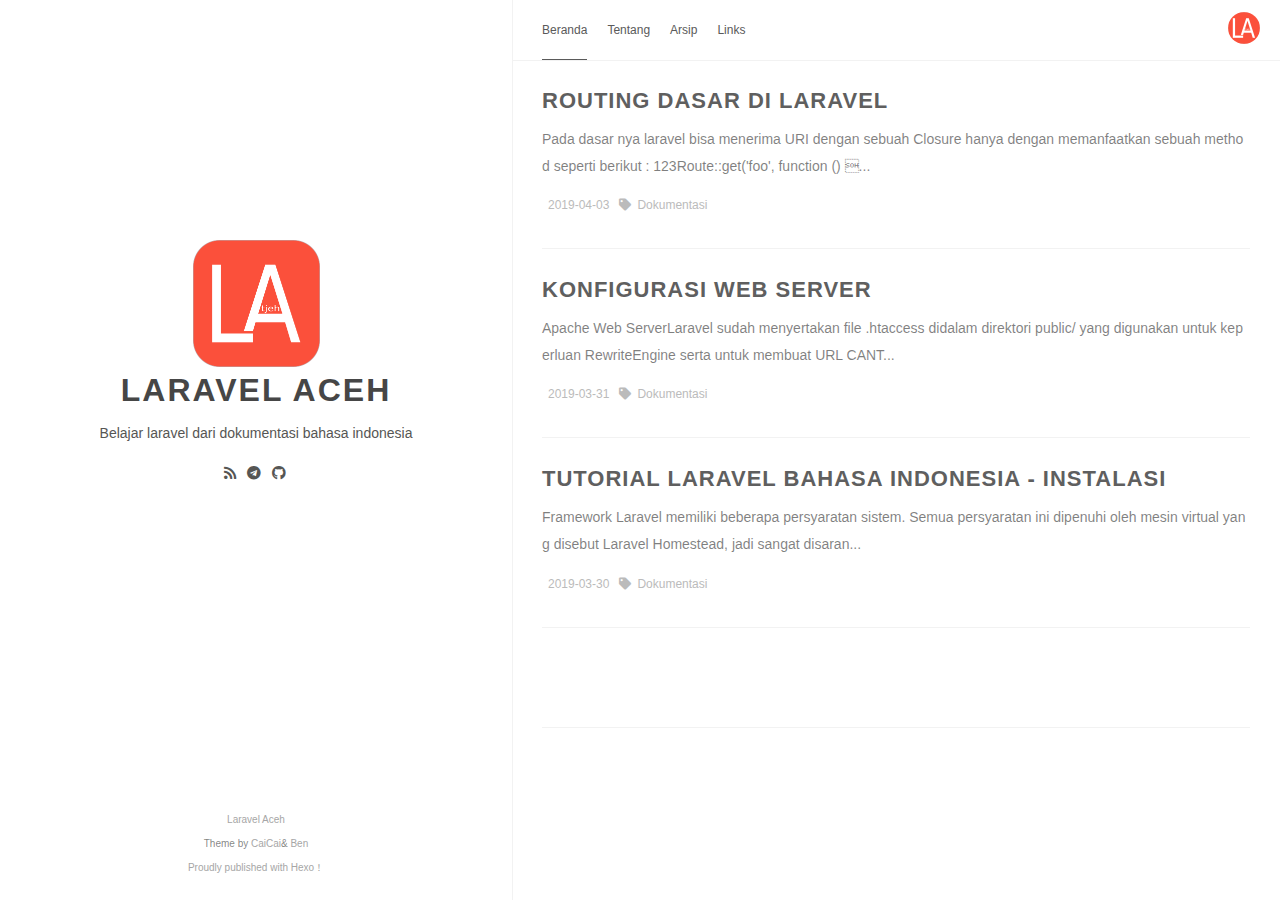
<file: index.html>
<!DOCTYPE html><html lang="id-ID"><head><meta name="generator" content="Hexo 3.8.0"><meta charset="utf-8"><meta name="X-UA-Compatible" content="IE=edge"><meta name="author" content="Yudi Andela, (yudhi.andhela@gmail.com)"><title>Laravel Aceh</title><meta name="description" content="Dokumentasi dan Tutorial Laravel Bahasa Indonesia"><meta name="keywords" content="Laravel Bahasa Indonesia, Blog Laravel Bahasa Indonesia"><meta property="og:title" content="Laravel Aceh"><meta property="og:type" content="website"><meta property="og:url" content="http://laravel-aceh.github.io"><meta property="og:image" content="http://laravel-aceh.github.io/images/logo@2x.png"><meta property="og:description" content="Dokumentasi dan Tutorial Laravel Bahasa Indonesia"><meta content="width=device-width, initial-scale=1.0, maximum-scale=1.0, user-scalable=0" name="viewport"><meta content="yes" name="apple-mobile-web-app-capable"><meta content="black" name="apple-mobile-web-app-status-bar-style"><meta content="telephone=no" name="format-detection"><meta name="renderer" content="webkit"><link rel="short icon" href="/images/favicon.png" type="image/x-icon"><link rel="stylesheet" href="/css/style.css"><link rel="stylesheet" href="/css/blog_basic.css"><link rel="stylesheet" href="/font-awesome/css/all.min.css"><link rel="alternate" type="application/atom+xml" title="ATOM 1.0" href="/atom.xml"></head><body><div class="sidebar animated fadeInDown"><div class="logo-title"><div class="title"><img src="/images/logo@2x.png" style="width:127px;"><h3 title><a href="/">Laravel Aceh</a></h3><div class="description"><p>Belajar laravel dari dokumentasi bahasa indonesia</p></div></div></div><ul class="social-links"><li><a href="/atom.xml"><i class="fa fa-rss"></i></a></li><li><a href="https://t.me/laravelaceh" target="_blank"><i class="fab fa-telegram"></i></a></li><li><a href="https://github.com/laravel-aceh/LaravelAceh-Site" target="_blank"><i class="fab fa-github"></i></a></li></ul><div class="footer"><a target="_blank" href="/">Laravel Aceh</a><br><span>Theme by</span><a href="https://www.caicai.me"> CaiCai</a><span>&</span><a href="https://github.com/Ben02/hexo-theme-Anatole"> Ben</a><div class="by_farbox"><a href="https://hexo.io/zh-cn/" target="_blank">Proudly published with Hexo&#65281;</a></div></div></div><div class="main"><div class="page-top animated fadeInDown"><div class="nav"><li><a class="current" href="/">Beranda</a></li><li><a href="/about">Tentang</a></li><li><a href="/archives">Arsip</a></li><li><a href="/links">Links</a></li></div><div class="information"><div class="back_btn"><li><a class="fa fa-chevron-left" onclick="window.history.go(-1)" style="display:none;"> </a></li></div><div class="avatar"><img src="/images/favicon.png"></div></div></div><div class="autopagerize_page_element"><div class="content"><div class="post animated fadeInDown"><div class="post-title"><h3><a href="/2019/04/03/routing-dasar-di-laravel/">ROUTING DASAR DI LARAVEL</a></h3></div><div class="post-content"><p>Pada dasar nya laravel bisa menerima URI dengan sebuah Closure hanya dengan memanfaatkan sebuah method seperti berikut :
123Route::get('foo', function () &#1...</p></div><div class="post-footer"><div class="meta"><div class="info"><i class="fa fa-sun-o"></i><span class="date">2019-04-03</span><i class="fa fa-tag"></i><a class="tag" href="/tags/Dokumentasi/" title="Dokumentasi">Dokumentasi </a></div></div></div></div><div class="post animated fadeInDown"><div class="post-title"><h3><a href="/2019/03/31/konfigurasi-web-server/">KONFIGURASI WEB SERVER</a></h3></div><div class="post-content"><p>Apache Web ServerLaravel sudah menyertakan file .htaccess didalam direktori public/ yang digunakan untuk keperluan RewriteEngine serta untuk membuat URL CANT...</p></div><div class="post-footer"><div class="meta"><div class="info"><i class="fa fa-sun-o"></i><span class="date">2019-03-31</span><i class="fa fa-tag"></i><a class="tag" href="/tags/Dokumentasi/" title="Dokumentasi">Dokumentasi </a></div></div></div></div><div class="post animated fadeInDown"><div class="post-title"><h3><a href="/2019/03/30/tutorial-laravel-bahasa-indonesia-instalasi/">TUTORIAL LARAVEL BAHASA INDONESIA - INSTALASI</a></h3></div><div class="post-content"><p>Framework Laravel memiliki beberapa persyaratan sistem. Semua persyaratan ini dipenuhi oleh mesin virtual yang disebut Laravel Homestead, jadi sangat disaran...</p></div><div class="post-footer"><div class="meta"><div class="info"><i class="fa fa-sun-o"></i><span class="date">2019-03-30</span><i class="fa fa-tag"></i><a class="tag" href="/tags/Dokumentasi/" title="Dokumentasi">Dokumentasi </a></div></div></div></div><div class="pagination"><ul class="clearfix"></ul></div></div></div></div><script src="/js/jquery.js"></script><script src="/js/jquery-migrate-1.2.1.min.js"></script><script src="/js/jquery.appear.js"></script><script src="/js/social.share.js"></script></body></html>
</file>
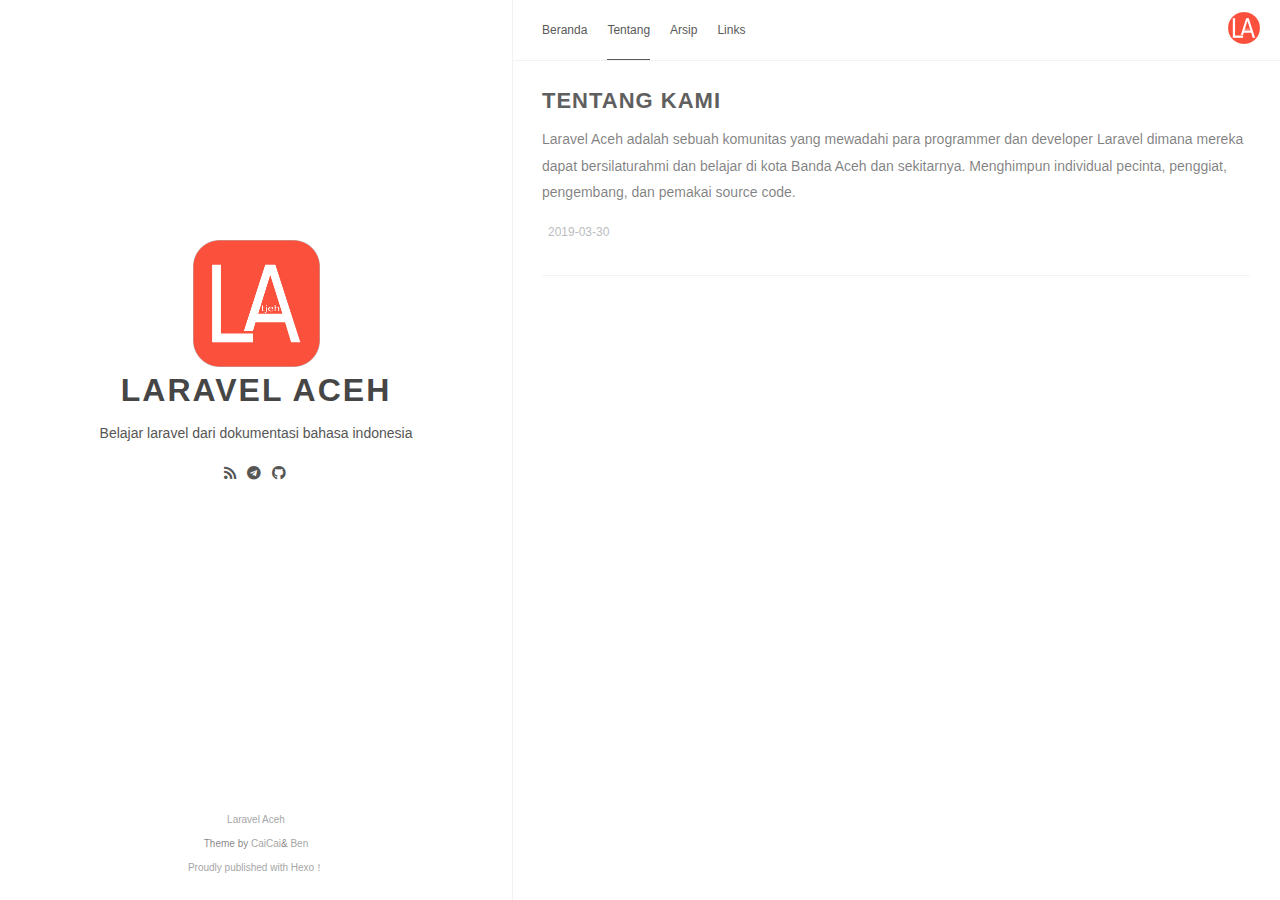
<file: about/index.html>
<!DOCTYPE html><html lang="id-ID"><head><meta name="generator" content="Hexo 3.8.0"><meta charset="utf-8"><meta name="X-UA-Compatible" content="IE=edge"><meta name="author" content="Yudi Andela, (yudhi.andhela@gmail.com)"><title>Tentang Kami · Laravel Aceh</title><meta name="description" content="Tentang Kami - Laravel Aceh"><meta name="keywords" content="laravel-dasar, tutorial-laravel-bahasa-indonesia, laravel-aceh"><meta property="og:title" content="Tentang Kami"><meta property="og:type" content="website"><meta property="og:url" content="http://laravel-aceh.github.io/about/index.html"><meta property="og:image" content="http://laravel-aceh.github.io/images/logo@2x.png"><meta property="og:description" content="Tentang Kami - Laravel Aceh"><meta content="width=device-width, initial-scale=1.0, maximum-scale=1.0, user-scalable=0" name="viewport"><meta content="yes" name="apple-mobile-web-app-capable"><meta content="black" name="apple-mobile-web-app-status-bar-style"><meta content="telephone=no" name="format-detection"><meta name="renderer" content="webkit"><link rel="short icon" href="/images/favicon.png" type="image/x-icon"><link rel="stylesheet" href="/css/style.css"><link rel="stylesheet" href="/css/blog_basic.css"><link rel="stylesheet" href="/font-awesome/css/all.min.css"><link rel="alternate" type="application/atom+xml" title="ATOM 1.0" href="/atom.xml"></head><body><div class="sidebar animated fadeInDown"><div class="logo-title"><div class="title"><img src="/images/logo@2x.png" style="width:127px;"><h3 title><a href="/">Laravel Aceh</a></h3><div class="description"><p>Belajar laravel dari dokumentasi bahasa indonesia</p></div></div></div><ul class="social-links"><li><a href="/atom.xml"><i class="fa fa-rss"></i></a></li><li><a href="https://t.me/laravelaceh" target="_blank"><i class="fab fa-telegram"></i></a></li><li><a href="https://github.com/laravel-aceh/LaravelAceh-Site" target="_blank"><i class="fab fa-github"></i></a></li></ul><div class="footer"><a target="_blank" href="/">Laravel Aceh</a><br><span>Theme by</span><a href="https://www.caicai.me"> CaiCai</a><span>&</span><a href="https://github.com/Ben02/hexo-theme-Anatole"> Ben</a><div class="by_farbox"><a href="https://hexo.io/zh-cn/" target="_blank">Proudly published with Hexo&#65281;</a></div></div></div><div class="main"><div class="page-top animated fadeInDown"><div class="nav"><li><a href="/">Beranda</a></li><li><a class="current" href="/about">Tentang</a></li><li><a href="/archives">Arsip</a></li><li><a href="/links">Links</a></li></div><div class="information"><div class="back_btn"><li><a class="fa fa-chevron-left" onclick="window.history.go(-1)" style="display:none;"> </a></li></div><div class="avatar"><img src="/images/favicon.png"></div></div></div><div class="autopagerize_page_element"><div class="content"><div class="post-page"><div class="post animated fadeInDown"><div class="post-title"><h3><a>Tentang Kami</a></h3></div><div class="post-content"><p>Laravel Aceh adalah sebuah komunitas yang mewadahi para programmer dan developer Laravel dimana mereka dapat bersilaturahmi dan belajar di kota Banda Aceh dan sekitarnya. Menghimpun individual pecinta, penggiat, pengembang, dan pemakai source code.</p>
</div><div class="post-footer"><div class="meta"><div class="info"><i class="fa fa-sun-o"></i><span class="date">2019-03-30</span></div></div></div></div></div></div></div></div><script src="/js/jquery.js"></script><script src="/js/jquery-migrate-1.2.1.min.js"></script><script src="/js/jquery.appear.js"></script><script src="/js/social.share.js"></script></body></html>
</file>
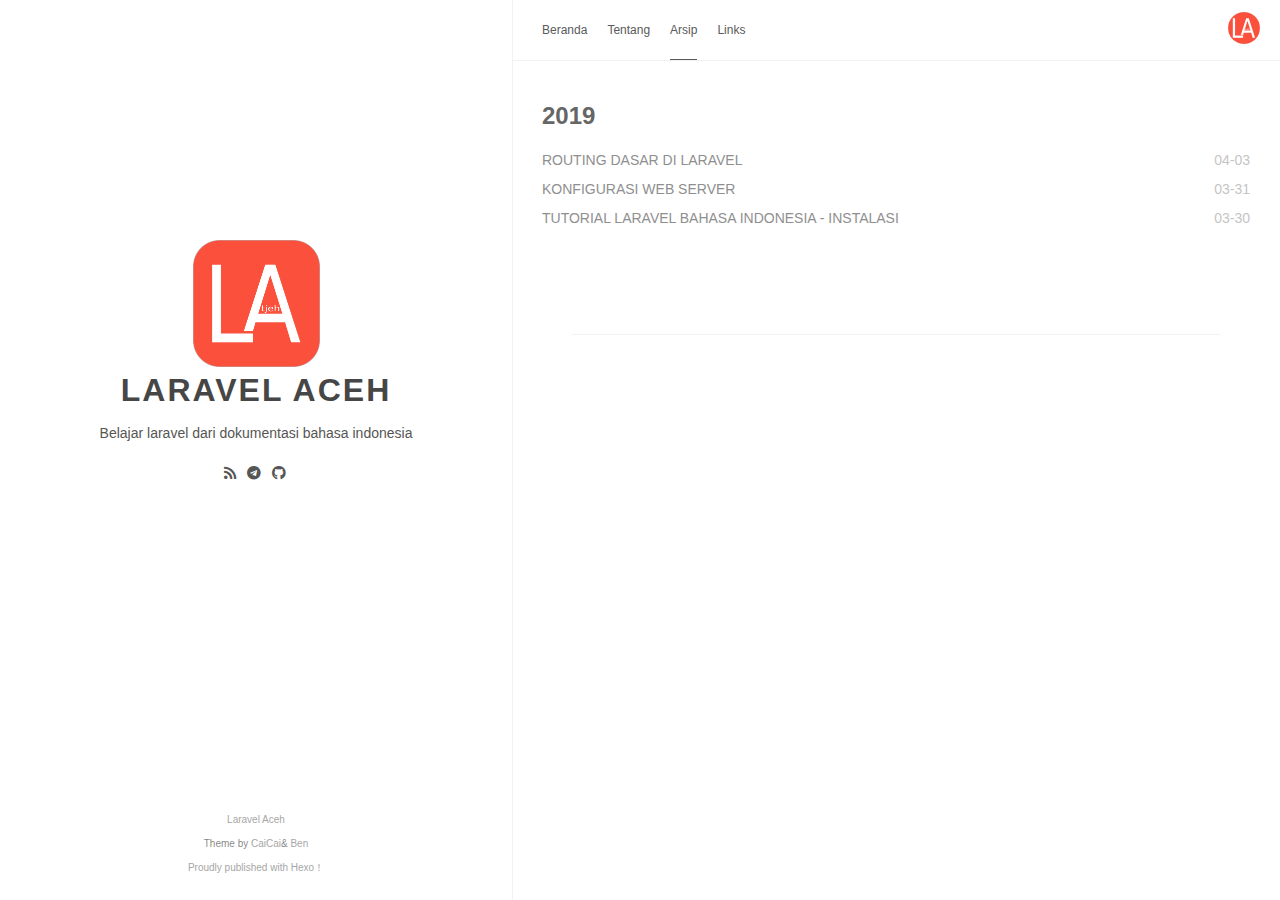
<file: archives/index.html>
<!DOCTYPE html><html lang="id-ID"><head><meta name="generator" content="Hexo 3.8.0"><meta charset="utf-8"><meta name="X-UA-Compatible" content="IE=edge"><meta name="author" content="Yudi Andela, (yudhi.andhela@gmail.com)"><title>Arsip . Laravel Aceh</title><meta name="description" content="Arsip - Laravel Aceh"><meta name="keywords" content="Laravel Bahasa Indonesia, Blog Laravel Bahasa Indonesia"><meta property="og:title" content="Laravel Aceh"><meta property="og:type" content="website"><meta property="og:url" content="http://laravel-aceh.github.io"><meta property="og:image" content="http://laravel-aceh.github.io/images/logo@2x.png"><meta property="og:description" content="Dokumentasi dan Tutorial Laravel Bahasa Indonesia"><meta content="width=device-width, initial-scale=1.0, maximum-scale=1.0, user-scalable=0" name="viewport"><meta content="yes" name="apple-mobile-web-app-capable"><meta content="black" name="apple-mobile-web-app-status-bar-style"><meta content="telephone=no" name="format-detection"><meta name="renderer" content="webkit"><link rel="short icon" href="/images/favicon.png" type="image/x-icon"><link rel="stylesheet" href="/css/style.css"><link rel="stylesheet" href="/css/blog_basic.css"><link rel="stylesheet" href="/font-awesome/css/all.min.css"><link rel="alternate" type="application/atom+xml" title="ATOM 1.0" href="/atom.xml"></head><body><div class="sidebar animated fadeInDown"><div class="logo-title"><div class="title"><img src="/images/logo@2x.png" style="width:127px;"><h3 title><a href="/">Laravel Aceh</a></h3><div class="description"><p>Belajar laravel dari dokumentasi bahasa indonesia</p></div></div></div><ul class="social-links"><li><a href="/atom.xml"><i class="fa fa-rss"></i></a></li><li><a href="https://t.me/laravelaceh" target="_blank"><i class="fab fa-telegram"></i></a></li><li><a href="https://github.com/laravel-aceh/LaravelAceh-Site" target="_blank"><i class="fab fa-github"></i></a></li></ul><div class="footer"><a target="_blank" href="/">Laravel Aceh</a><br><span>Theme by</span><a href="https://www.caicai.me"> CaiCai</a><span>&</span><a href="https://github.com/Ben02/hexo-theme-Anatole"> Ben</a><div class="by_farbox"><a href="https://hexo.io/zh-cn/" target="_blank">Proudly published with Hexo&#65281;</a></div></div></div><div class="main"><div class="page-top animated fadeInDown"><div class="nav"><li><a href="/">Beranda</a></li><li><a href="/about">Tentang</a></li><li><a class="current" href="/archives">Arsip</a></li><li><a href="/links">Links</a></li></div><div class="information"><div class="back_btn"><li><a class="fa fa-chevron-left" onclick="window.history.go(-1)" style="display:none;"> </a></li></div><div class="avatar"><img src="/images/favicon.png"></div></div></div><div class="autopagerize_page_element"><div class="content"><div class="archive animated fadeInDown"><ul class="list-with-title"><div class="archive"><div class="listing-title">2019</div><ul class="listing"><div class="listing-item"><div class="listing-post"><a href="/2019/04/03/routing-dasar-di-laravel/" title="ROUTING DASAR DI LARAVEL">ROUTING DASAR DI LARAVEL</a><div class="post-time"><span class="date">04-03</span></div></div></div><div class="listing-item"><div class="listing-post"><a href="/2019/03/31/konfigurasi-web-server/" title="KONFIGURASI WEB SERVER">KONFIGURASI WEB SERVER</a><div class="post-time"><span class="date">03-31</span></div></div></div><div class="listing-item"><div class="listing-post"><a href="/2019/03/30/tutorial-laravel-bahasa-indonesia-instalasi/" title="TUTORIAL LARAVEL BAHASA INDONESIA - INSTALASI">TUTORIAL LARAVEL BAHASA INDONESIA - INSTALASI</a><div class="post-time"><span class="date">03-30</span></div></div></div></ul></div><div class="pagination"><ul class="clearfix"></ul></div></ul></div></div></div></div><script src="/js/jquery.js"></script><script src="/js/jquery-migrate-1.2.1.min.js"></script><script src="/js/jquery.appear.js"></script><script src="/js/social.share.js"></script></body></html>
</file>
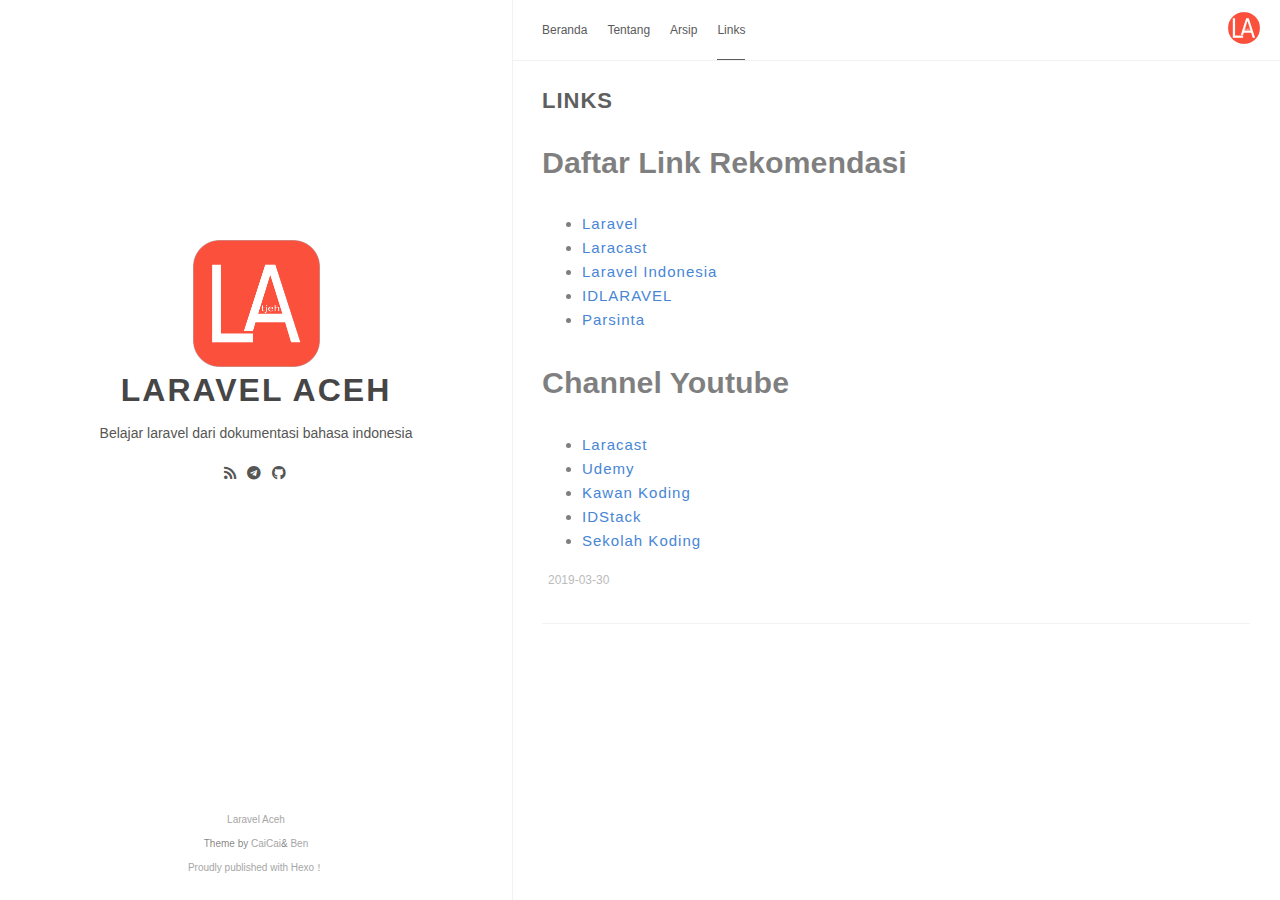
<file: links/index.html>
<!DOCTYPE html><html lang="id-ID"><head><meta name="generator" content="Hexo 3.8.0"><meta charset="utf-8"><meta name="X-UA-Compatible" content="IE=edge"><meta name="author" content="Yudi Andela, (yudhi.andhela@gmail.com)"><title>Links · Laravel Aceh</title><meta name="description" content="Link - link rekomendasi belajar laravel"><meta name="keywords" content="laravel-dasar, tutorial-laravel-bahasa-indonesia, laravel-aceh"><meta property="og:title" content="Links"><meta property="og:type" content="website"><meta property="og:url" content="http://laravel-aceh.github.io/links/index.html"><meta property="og:image" content="http://laravel-aceh.github.io/images/logo@2x.png"><meta property="og:description" content="Link - link rekomendasi belajar laravel"><meta content="width=device-width, initial-scale=1.0, maximum-scale=1.0, user-scalable=0" name="viewport"><meta content="yes" name="apple-mobile-web-app-capable"><meta content="black" name="apple-mobile-web-app-status-bar-style"><meta content="telephone=no" name="format-detection"><meta name="renderer" content="webkit"><link rel="short icon" href="/images/favicon.png" type="image/x-icon"><link rel="stylesheet" href="/css/style.css"><link rel="stylesheet" href="/css/blog_basic.css"><link rel="stylesheet" href="/font-awesome/css/all.min.css"><link rel="alternate" type="application/atom+xml" title="ATOM 1.0" href="/atom.xml"></head><body><div class="sidebar animated fadeInDown"><div class="logo-title"><div class="title"><img src="/images/logo@2x.png" style="width:127px;"><h3 title><a href="/">Laravel Aceh</a></h3><div class="description"><p>Belajar laravel dari dokumentasi bahasa indonesia</p></div></div></div><ul class="social-links"><li><a href="/atom.xml"><i class="fa fa-rss"></i></a></li><li><a href="https://t.me/laravelaceh" target="_blank"><i class="fab fa-telegram"></i></a></li><li><a href="https://github.com/laravel-aceh/LaravelAceh-Site" target="_blank"><i class="fab fa-github"></i></a></li></ul><div class="footer"><a target="_blank" href="/">Laravel Aceh</a><br><span>Theme by</span><a href="https://www.caicai.me"> CaiCai</a><span>&</span><a href="https://github.com/Ben02/hexo-theme-Anatole"> Ben</a><div class="by_farbox"><a href="https://hexo.io/zh-cn/" target="_blank">Proudly published with Hexo&#65281;</a></div></div></div><div class="main"><div class="page-top animated fadeInDown"><div class="nav"><li><a href="/">Beranda</a></li><li><a href="/about">Tentang</a></li><li><a href="/archives">Arsip</a></li><li><a class="current" href="/links">Links</a></li></div><div class="information"><div class="back_btn"><li><a class="fa fa-chevron-left" onclick="window.history.go(-1)" style="display:none;"> </a></li></div><div class="avatar"><img src="/images/favicon.png"></div></div></div><div class="autopagerize_page_element"><div class="content"><div class="post-page"><div class="post animated fadeInDown"><div class="post-title"><h3><a>Links</a></h3></div><div class="post-content"><h2 id="Daftar-Link-Rekomendasi"><a href="#Daftar-Link-Rekomendasi" class="headerlink" title="Daftar Link Rekomendasi"></a>Daftar Link Rekomendasi</h2><ul>
<li><a href="http://laravel.com/" target="_blank" rel="noopener">Laravel</a></li>
<li><a href="http://laracasts.com/" target="_blank" rel="noopener">Laracast</a></li>
<li><a href="https://www.laravel.web.id/" target="_blank" rel="noopener">Laravel Indonesia</a></li>
<li><a href="http://id-laravel.com/" target="_blank" rel="noopener">IDLARAVEL</a></li>
<li><a href="https://parsinta.com/" target="_blank" rel="noopener">Parsinta</a></li>
</ul>
<h2 id="Channel-Youtube"><a href="#Channel-Youtube" class="headerlink" title="Channel Youtube"></a>Channel Youtube</h2><ul>
<li><a href="http://laracasts.com/" target="_blank" rel="noopener">Laracast</a></li>
<li><a href="https://www.udemy.com/" target="_blank" rel="noopener">Udemy</a></li>
<li><a href="https://www.youtube.com/channel/UChccjG2gYrS-y9yUteVV3Mg" target="_blank" rel="noopener">Kawan Koding</a></li>
<li><a href="https://www.youtube.com/channel/UC5xgusHHscTDAHxcxq6Dwdg" target="_blank" rel="noopener">IDStack</a></li>
<li><a href="https://www.youtube.com/channel/UCpSPS5yLCxYRuZSrCx-eBjA" target="_blank" rel="noopener">Sekolah Koding</a></li>
</ul>
</div><div class="post-footer"><div class="meta"><div class="info"><i class="fa fa-sun-o"></i><span class="date">2019-03-30</span></div></div></div></div></div></div></div></div><script src="/js/jquery.js"></script><script src="/js/jquery-migrate-1.2.1.min.js"></script><script src="/js/jquery.appear.js"></script><script src="/js/social.share.js"></script></body></html>
</file>
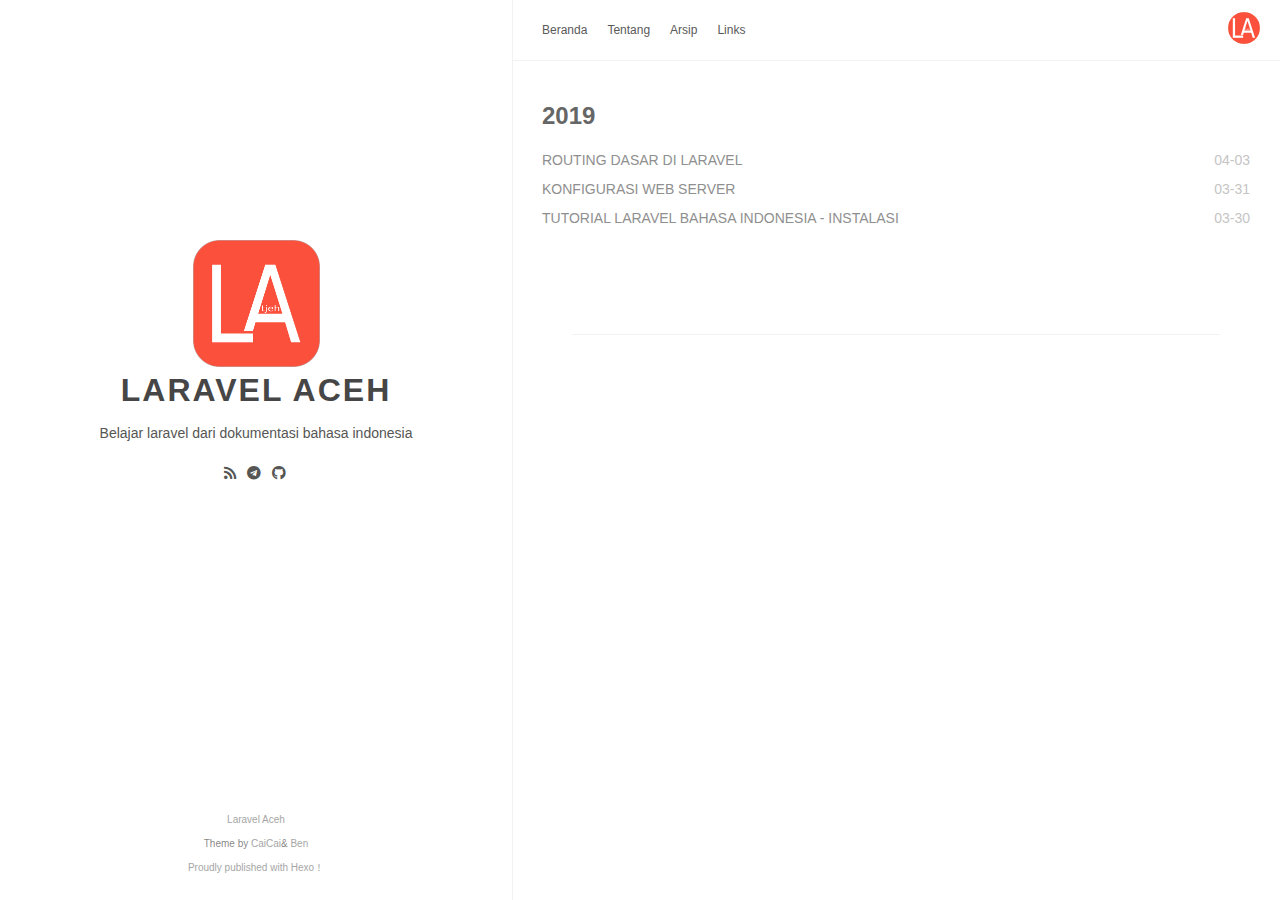
<file: tags/Dokumentasi/index.html>
<!DOCTYPE html><html lang="id-ID"><head><meta name="generator" content="Hexo 3.8.0"><meta charset="utf-8"><meta name="X-UA-Compatible" content="IE=edge"><meta name="author" content="Yudi Andela, (yudhi.andhela@gmail.com)"><title>Dokumentasi · Laravel Aceh</title><meta name="description" content="标签：Dokumentasi - Laravel Aceh"><meta name="keywords" content="Laravel Bahasa Indonesia, Blog Laravel Bahasa Indonesia"><meta property="og:title" content="Laravel Aceh"><meta property="og:type" content="website"><meta property="og:url" content="http://laravel-aceh.github.io"><meta property="og:image" content="http://laravel-aceh.github.io/images/logo@2x.png"><meta property="og:description" content="Dokumentasi dan Tutorial Laravel Bahasa Indonesia"><meta content="width=device-width, initial-scale=1.0, maximum-scale=1.0, user-scalable=0" name="viewport"><meta content="yes" name="apple-mobile-web-app-capable"><meta content="black" name="apple-mobile-web-app-status-bar-style"><meta content="telephone=no" name="format-detection"><meta name="renderer" content="webkit"><link rel="short icon" href="/images/favicon.png" type="image/x-icon"><link rel="stylesheet" href="/css/style.css"><link rel="stylesheet" href="/css/blog_basic.css"><link rel="stylesheet" href="/font-awesome/css/all.min.css"><link rel="alternate" type="application/atom+xml" title="ATOM 1.0" href="/atom.xml"></head><body><div class="sidebar animated fadeInDown"><div class="logo-title"><div class="title"><img src="/images/logo@2x.png" style="width:127px;"><h3 title><a href="/">Laravel Aceh</a></h3><div class="description"><p>Belajar laravel dari dokumentasi bahasa indonesia</p></div></div></div><ul class="social-links"><li><a href="/atom.xml"><i class="fa fa-rss"></i></a></li><li><a href="https://t.me/laravelaceh" target="_blank"><i class="fab fa-telegram"></i></a></li><li><a href="https://github.com/laravel-aceh/LaravelAceh-Site" target="_blank"><i class="fab fa-github"></i></a></li></ul><div class="footer"><a target="_blank" href="/">Laravel Aceh</a><br><span>Theme by</span><a href="https://www.caicai.me"> CaiCai</a><span>&</span><a href="https://github.com/Ben02/hexo-theme-Anatole"> Ben</a><div class="by_farbox"><a href="https://hexo.io/zh-cn/" target="_blank">Proudly published with Hexo&#65281;</a></div></div></div><div class="main"><div class="page-top animated fadeInDown"><div class="nav"><li><a href="/">Beranda</a></li><li><a href="/about">Tentang</a></li><li><a href="/archives">Arsip</a></li><li><a href="/links">Links</a></li></div><div class="information"><div class="back_btn"><li><a class="fa fa-chevron-left" onclick="window.history.go(-1)" style="display:none;"> </a></li></div><div class="avatar"><img src="/images/favicon.png"></div></div></div><div class="autopagerize_page_element"><div class="content"><div class="archive animated fadeInDown"><ul class="list-with-title"><div class="archive"><div class="listing-title">2019</div><ul class="listing"><div class="listing-item"><div class="listing-post"><a href="/2019/04/03/routing-dasar-di-laravel/" title="ROUTING DASAR DI LARAVEL">ROUTING DASAR DI LARAVEL</a><div class="post-time"><span class="date">04-03</span></div></div></div><div class="listing-item"><div class="listing-post"><a href="/2019/03/31/konfigurasi-web-server/" title="KONFIGURASI WEB SERVER">KONFIGURASI WEB SERVER</a><div class="post-time"><span class="date">03-31</span></div></div></div><div class="listing-item"><div class="listing-post"><a href="/2019/03/30/tutorial-laravel-bahasa-indonesia-instalasi/" title="TUTORIAL LARAVEL BAHASA INDONESIA - INSTALASI">TUTORIAL LARAVEL BAHASA INDONESIA - INSTALASI</a><div class="post-time"><span class="date">03-30</span></div></div></div></ul></div><div class="pagination"><ul class="clearfix"></ul></div></ul></div></div></div></div><script src="/js/jquery.js"></script><script src="/js/jquery-migrate-1.2.1.min.js"></script><script src="/js/jquery.appear.js"></script><script src="/js/social.share.js"></script></body></html>
</file>
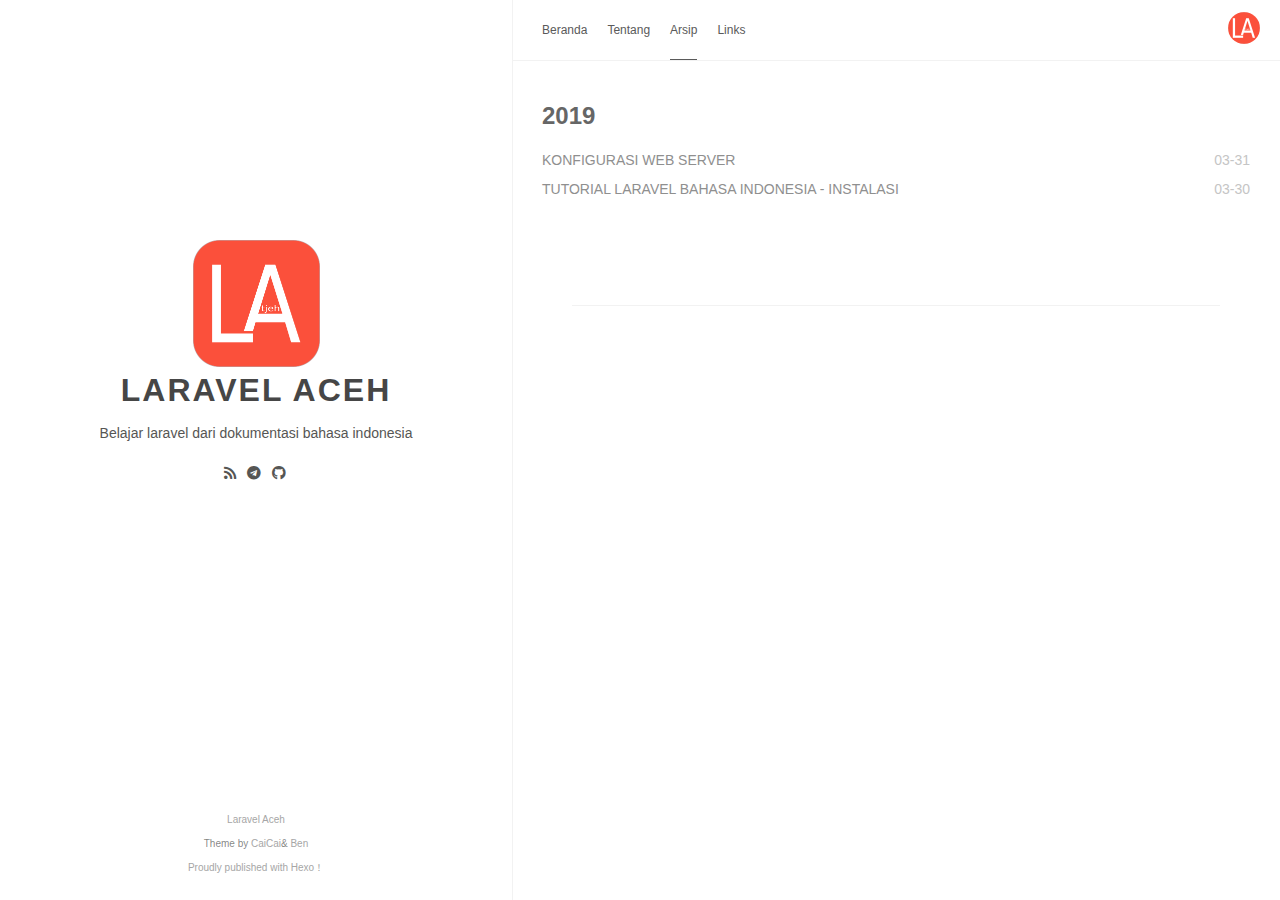
<file: archives/2019/03/index.html>
<!DOCTYPE html><html lang="id-ID"><head><meta name="generator" content="Hexo 3.8.0"><meta charset="utf-8"><meta name="X-UA-Compatible" content="IE=edge"><meta name="author" content="Yudi Andela, (yudhi.andhela@gmail.com)"><title>Arsip . Laravel Aceh</title><meta name="description" content="Arsip - Laravel Aceh"><meta name="keywords" content="Laravel Bahasa Indonesia, Blog Laravel Bahasa Indonesia"><meta property="og:title" content="Laravel Aceh"><meta property="og:type" content="website"><meta property="og:url" content="http://laravel-aceh.github.io"><meta property="og:image" content="http://laravel-aceh.github.io/images/logo@2x.png"><meta property="og:description" content="Dokumentasi dan Tutorial Laravel Bahasa Indonesia"><meta content="width=device-width, initial-scale=1.0, maximum-scale=1.0, user-scalable=0" name="viewport"><meta content="yes" name="apple-mobile-web-app-capable"><meta content="black" name="apple-mobile-web-app-status-bar-style"><meta content="telephone=no" name="format-detection"><meta name="renderer" content="webkit"><link rel="short icon" href="/images/favicon.png" type="image/x-icon"><link rel="stylesheet" href="/css/style.css"><link rel="stylesheet" href="/css/blog_basic.css"><link rel="stylesheet" href="/font-awesome/css/all.min.css"><link rel="alternate" type="application/atom+xml" title="ATOM 1.0" href="/atom.xml"></head><body><div class="sidebar animated fadeInDown"><div class="logo-title"><div class="title"><img src="/images/logo@2x.png" style="width:127px;"><h3 title><a href="/">Laravel Aceh</a></h3><div class="description"><p>Belajar laravel dari dokumentasi bahasa indonesia</p></div></div></div><ul class="social-links"><li><a href="/atom.xml"><i class="fa fa-rss"></i></a></li><li><a href="https://t.me/laravelaceh" target="_blank"><i class="fab fa-telegram"></i></a></li><li><a href="https://github.com/laravel-aceh/LaravelAceh-Site" target="_blank"><i class="fab fa-github"></i></a></li></ul><div class="footer"><a target="_blank" href="/">Laravel Aceh</a><br><span>Theme by</span><a href="https://www.caicai.me"> CaiCai</a><span>&</span><a href="https://github.com/Ben02/hexo-theme-Anatole"> Ben</a><div class="by_farbox"><a href="https://hexo.io/zh-cn/" target="_blank">Proudly published with Hexo&#65281;</a></div></div></div><div class="main"><div class="page-top animated fadeInDown"><div class="nav"><li><a href="/">Beranda</a></li><li><a href="/about">Tentang</a></li><li><a class="current" href="/archives">Arsip</a></li><li><a href="/links">Links</a></li></div><div class="information"><div class="back_btn"><li><a class="fa fa-chevron-left" onclick="window.history.go(-1)" style="display:none;"> </a></li></div><div class="avatar"><img src="/images/favicon.png"></div></div></div><div class="autopagerize_page_element"><div class="content"><div class="archive animated fadeInDown"><ul class="list-with-title"><div class="archive"><div class="listing-title">2019</div><ul class="listing"><div class="listing-item"><div class="listing-post"><a href="/2019/03/31/konfigurasi-web-server/" title="KONFIGURASI WEB SERVER">KONFIGURASI WEB SERVER</a><div class="post-time"><span class="date">03-31</span></div></div></div><div class="listing-item"><div class="listing-post"><a href="/2019/03/30/tutorial-laravel-bahasa-indonesia-instalasi/" title="TUTORIAL LARAVEL BAHASA INDONESIA - INSTALASI">TUTORIAL LARAVEL BAHASA INDONESIA - INSTALASI</a><div class="post-time"><span class="date">03-30</span></div></div></div></ul></div><div class="pagination"><ul class="clearfix"></ul></div></ul></div></div></div></div><script src="/js/jquery.js"></script><script src="/js/jquery-migrate-1.2.1.min.js"></script><script src="/js/jquery.appear.js"></script><script src="/js/social.share.js"></script></body></html>
</file>
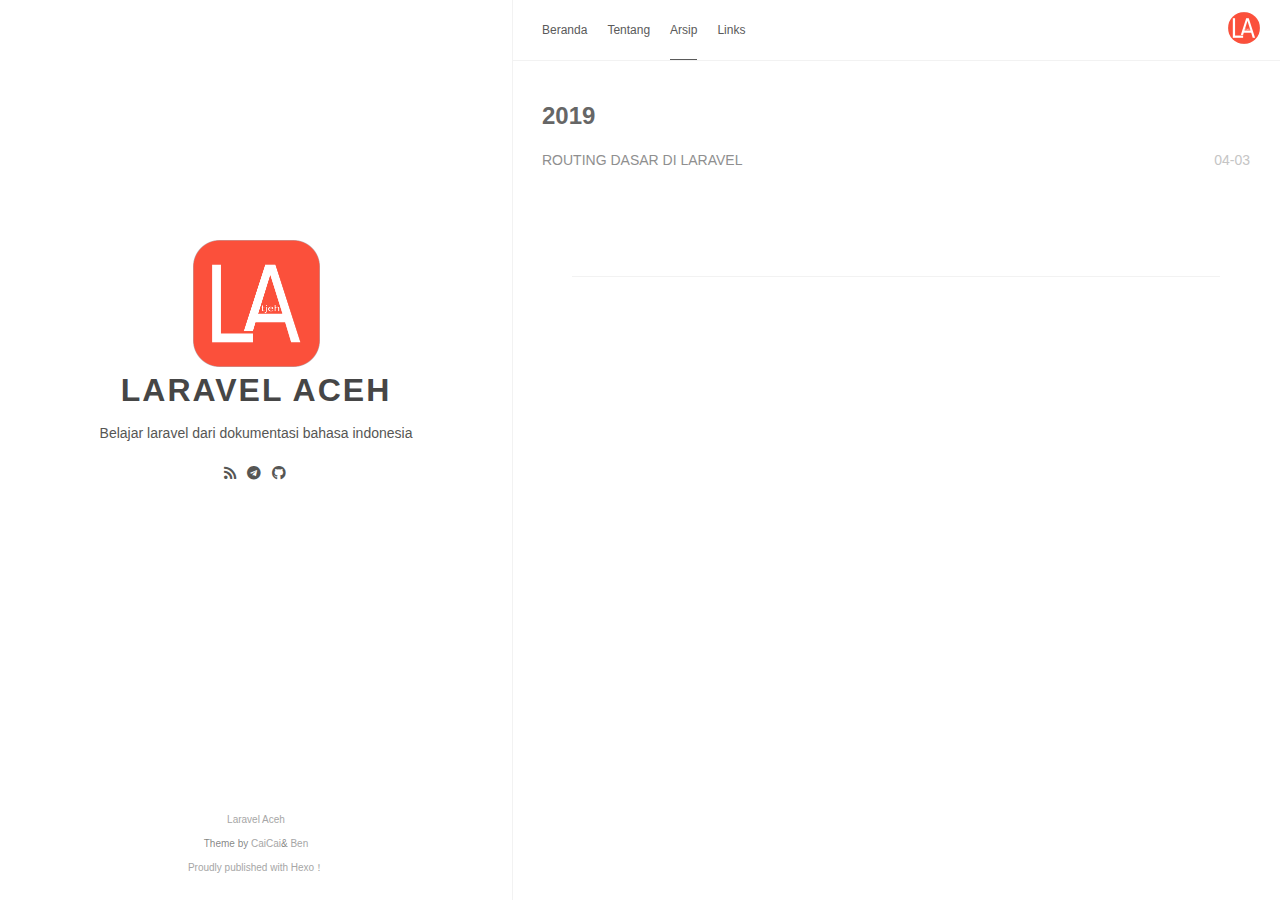
<file: archives/2019/04/index.html>
<!DOCTYPE html><html lang="id-ID"><head><meta name="generator" content="Hexo 3.8.0"><meta charset="utf-8"><meta name="X-UA-Compatible" content="IE=edge"><meta name="author" content="Yudi Andela, (yudhi.andhela@gmail.com)"><title>Arsip . Laravel Aceh</title><meta name="description" content="Arsip - Laravel Aceh"><meta name="keywords" content="Laravel Bahasa Indonesia, Blog Laravel Bahasa Indonesia"><meta property="og:title" content="Laravel Aceh"><meta property="og:type" content="website"><meta property="og:url" content="http://laravel-aceh.github.io"><meta property="og:image" content="http://laravel-aceh.github.io/images/logo@2x.png"><meta property="og:description" content="Dokumentasi dan Tutorial Laravel Bahasa Indonesia"><meta content="width=device-width, initial-scale=1.0, maximum-scale=1.0, user-scalable=0" name="viewport"><meta content="yes" name="apple-mobile-web-app-capable"><meta content="black" name="apple-mobile-web-app-status-bar-style"><meta content="telephone=no" name="format-detection"><meta name="renderer" content="webkit"><link rel="short icon" href="/images/favicon.png" type="image/x-icon"><link rel="stylesheet" href="/css/style.css"><link rel="stylesheet" href="/css/blog_basic.css"><link rel="stylesheet" href="/font-awesome/css/all.min.css"><link rel="alternate" type="application/atom+xml" title="ATOM 1.0" href="/atom.xml"></head><body><div class="sidebar animated fadeInDown"><div class="logo-title"><div class="title"><img src="/images/logo@2x.png" style="width:127px;"><h3 title><a href="/">Laravel Aceh</a></h3><div class="description"><p>Belajar laravel dari dokumentasi bahasa indonesia</p></div></div></div><ul class="social-links"><li><a href="/atom.xml"><i class="fa fa-rss"></i></a></li><li><a href="https://t.me/laravelaceh" target="_blank"><i class="fab fa-telegram"></i></a></li><li><a href="https://github.com/laravel-aceh/LaravelAceh-Site" target="_blank"><i class="fab fa-github"></i></a></li></ul><div class="footer"><a target="_blank" href="/">Laravel Aceh</a><br><span>Theme by</span><a href="https://www.caicai.me"> CaiCai</a><span>&</span><a href="https://github.com/Ben02/hexo-theme-Anatole"> Ben</a><div class="by_farbox"><a href="https://hexo.io/zh-cn/" target="_blank">Proudly published with Hexo&#65281;</a></div></div></div><div class="main"><div class="page-top animated fadeInDown"><div class="nav"><li><a href="/">Beranda</a></li><li><a href="/about">Tentang</a></li><li><a class="current" href="/archives">Arsip</a></li><li><a href="/links">Links</a></li></div><div class="information"><div class="back_btn"><li><a class="fa fa-chevron-left" onclick="window.history.go(-1)" style="display:none;"> </a></li></div><div class="avatar"><img src="/images/favicon.png"></div></div></div><div class="autopagerize_page_element"><div class="content"><div class="archive animated fadeInDown"><ul class="list-with-title"><div class="archive"><div class="listing-title">2019</div><ul class="listing"><div class="listing-item"><div class="listing-post"><a href="/2019/04/03/routing-dasar-di-laravel/" title="ROUTING DASAR DI LARAVEL">ROUTING DASAR DI LARAVEL</a><div class="post-time"><span class="date">04-03</span></div></div></div></ul></div><div class="pagination"><ul class="clearfix"></ul></div></ul></div></div></div></div><script src="/js/jquery.js"></script><script src="/js/jquery-migrate-1.2.1.min.js"></script><script src="/js/jquery.appear.js"></script><script src="/js/social.share.js"></script></body></html>
</file>
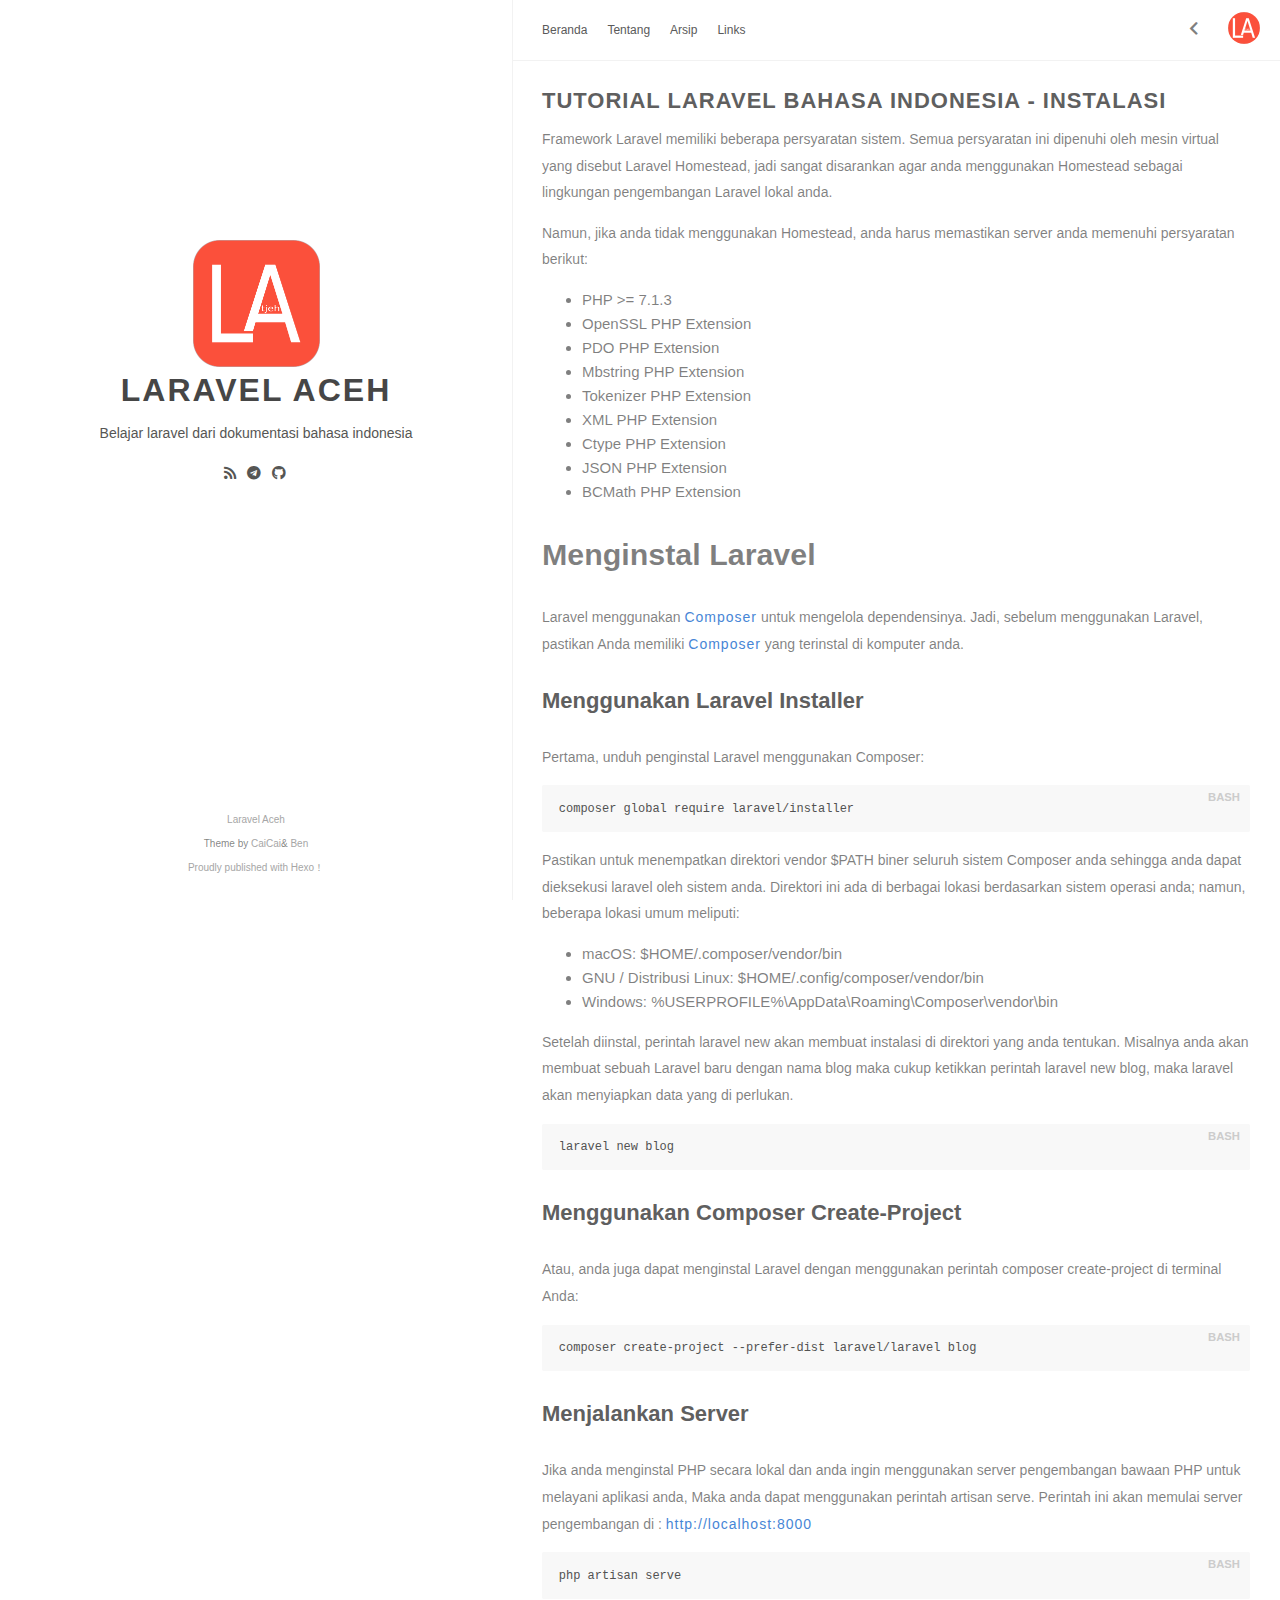
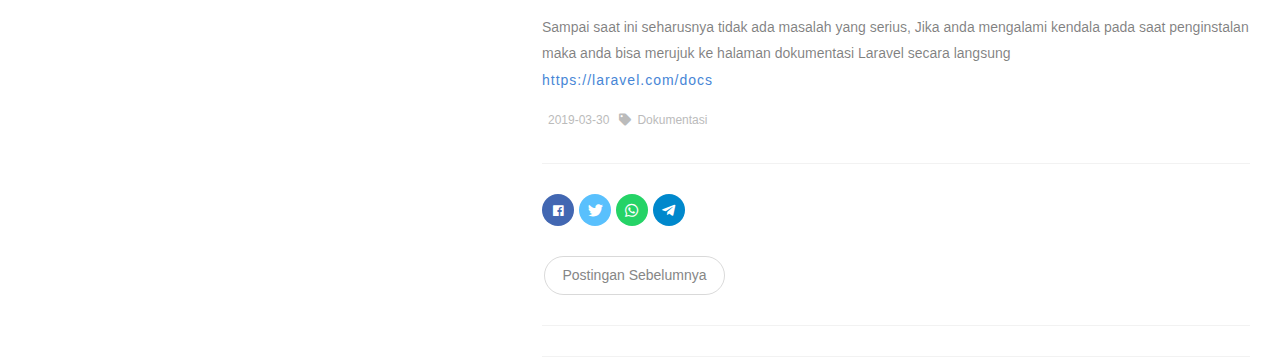
<file: 2019/03/30/tutorial-laravel-bahasa-indonesia-instalasi/index.html>
<!DOCTYPE html><html lang="id-ID"><head><meta name="generator" content="Hexo 3.8.0"><meta charset="utf-8"><meta name="X-UA-Compatible" content="IE=edge"><meta name="author" content="Yudi Andela, (yudhi.andhela@gmail.com)"><title>TUTORIAL LARAVEL BAHASA INDONESIA - INSTALASI · Laravel Aceh</title><meta name="description" content="Belajar instalasi laravel bahasa indonesia"><meta name="keywords" content="laravel-dasar, tutorial-laravel-bahasa-indonesia, laravel-aceh"><meta property="og:title" content="TUTORIAL LARAVEL BAHASA INDONESIA - INSTALASI"><meta property="og:type" content="website"><meta property="og:url" content="http://laravel-aceh.github.io/2019/03/30/tutorial-laravel-bahasa-indonesia-instalasi/"><meta property="og:image" content="http://laravel-aceh.github.io/images/logo@2x.png"><meta property="og:description" content="Belajar instalasi laravel bahasa indonesia"><meta content="width=device-width, initial-scale=1.0, maximum-scale=1.0, user-scalable=0" name="viewport"><meta content="yes" name="apple-mobile-web-app-capable"><meta content="black" name="apple-mobile-web-app-status-bar-style"><meta content="telephone=no" name="format-detection"><meta name="renderer" content="webkit"><link rel="short icon" href="/images/favicon.png" type="image/x-icon"><link rel="stylesheet" href="/css/style.css"><link rel="stylesheet" href="/css/blog_basic.css"><link rel="stylesheet" href="/font-awesome/css/all.min.css"><link rel="alternate" type="application/atom+xml" title="ATOM 1.0" href="/atom.xml"></head><body><div class="sidebar animated fadeInDown"><div class="logo-title"><div class="title"><img src="/images/logo@2x.png" style="width:127px;"><h3 title><a href="/">Laravel Aceh</a></h3><div class="description"><p>Belajar laravel dari dokumentasi bahasa indonesia</p></div></div></div><ul class="social-links"><li><a href="/atom.xml"><i class="fa fa-rss"></i></a></li><li><a href="https://t.me/laravelaceh" target="_blank"><i class="fab fa-telegram"></i></a></li><li><a href="https://github.com/laravel-aceh/LaravelAceh-Site" target="_blank"><i class="fab fa-github"></i></a></li></ul><div class="footer"><a target="_blank" href="/">Laravel Aceh</a><br><span>Theme by</span><a href="https://www.caicai.me"> CaiCai</a><span>&</span><a href="https://github.com/Ben02/hexo-theme-Anatole"> Ben</a><div class="by_farbox"><a href="https://hexo.io/zh-cn/" target="_blank">Proudly published with Hexo&#65281;</a></div></div></div><div class="main"><div class="page-top animated fadeInDown"><div class="nav"><li><a href="/">Beranda</a></li><li><a href="/about">Tentang</a></li><li><a href="/archives">Arsip</a></li><li><a href="/links">Links</a></li></div><div class="information"><div class="back_btn"><li><a class="fa fa-chevron-left" onclick="window.history.go(-1)"> </a></li></div><div class="avatar"><img src="/images/favicon.png"></div></div></div><div class="autopagerize_page_element"><div class="content"><div class="post-page"><div class="post animated fadeInDown"><div class="post-title"><h3><a>TUTORIAL LARAVEL BAHASA INDONESIA - INSTALASI</a></h3></div><div class="post-content"><p>Framework Laravel memiliki beberapa persyaratan sistem. Semua persyaratan ini dipenuhi oleh mesin virtual yang disebut Laravel Homestead, jadi sangat disarankan agar anda menggunakan Homestead sebagai lingkungan pengembangan Laravel lokal anda.</p>
<p>Namun, jika anda tidak menggunakan Homestead, anda harus memastikan server anda memenuhi persyaratan berikut:</p>
<ul>
<li>PHP &gt;= 7.1.3</li>
<li>OpenSSL PHP Extension</li>
<li>PDO PHP Extension</li>
<li>Mbstring PHP Extension</li>
<li>Tokenizer PHP Extension</li>
<li>XML PHP Extension</li>
<li>Ctype PHP Extension</li>
<li>JSON PHP Extension</li>
<li>BCMath PHP Extension</li>
</ul>
<h2 id="Menginstal-Laravel"><a href="#Menginstal-Laravel" class="headerlink" title="Menginstal Laravel"></a>Menginstal Laravel</h2><p>Laravel menggunakan <a href="https://getcomposer.org/" target="_blank" rel="noopener">Composer</a> untuk mengelola dependensinya. Jadi, sebelum menggunakan Laravel, pastikan Anda memiliki <a href="https://getcomposer.org/" target="_blank" rel="noopener">Composer</a> yang terinstal di komputer anda.</p>
<h3 id="Menggunakan-Laravel-Installer"><a href="#Menggunakan-Laravel-Installer" class="headerlink" title="Menggunakan Laravel Installer"></a>Menggunakan Laravel Installer</h3><p>Pertama, unduh penginstal Laravel menggunakan Composer:</p>
<figure class="highlight bash"><table><tr><td class="gutter"><pre><span class="line">1</span><br></pre></td><td class="code"><pre><span class="line">composer global require laravel/installer</span><br></pre></td></tr></table></figure>
<p>Pastikan untuk menempatkan direktori vendor $PATH biner seluruh sistem Composer anda sehingga anda dapat dieksekusi laravel oleh sistem anda. Direktori ini ada di berbagai lokasi berdasarkan sistem operasi anda; namun, beberapa lokasi umum meliputi:</p>
<ul>
<li>macOS: $HOME/.composer/vendor/bin</li>
<li>GNU / Distribusi Linux: $HOME/.config/composer/vendor/bin</li>
<li>Windows: %USERPROFILE%\AppData\Roaming\Composer\vendor\bin</li>
</ul>
<p>Setelah diinstal, perintah laravel new  akan membuat instalasi di direktori yang anda tentukan. Misalnya anda akan membuat sebuah Laravel baru dengan nama blog maka cukup ketikkan perintah laravel new blog, maka laravel akan menyiapkan data yang di perlukan.</p>
<figure class="highlight bash"><table><tr><td class="gutter"><pre><span class="line">1</span><br></pre></td><td class="code"><pre><span class="line">laravel new blog</span><br></pre></td></tr></table></figure>
<h3 id="Menggunakan-Composer-Create-Project"><a href="#Menggunakan-Composer-Create-Project" class="headerlink" title="Menggunakan Composer Create-Project"></a>Menggunakan Composer Create-Project</h3><p>Atau, anda juga dapat menginstal Laravel dengan menggunakan perintah composer create-project di terminal Anda:</p>
<figure class="highlight bash"><table><tr><td class="gutter"><pre><span class="line">1</span><br></pre></td><td class="code"><pre><span class="line">composer create-project --prefer-dist laravel/laravel blog</span><br></pre></td></tr></table></figure>
<h3 id="Menjalankan-Server"><a href="#Menjalankan-Server" class="headerlink" title="Menjalankan Server"></a>Menjalankan Server</h3><p>Jika anda menginstal PHP secara lokal dan anda ingin menggunakan server pengembangan bawaan PHP untuk melayani aplikasi anda, Maka anda dapat menggunakan perintah artisan serve. Perintah ini akan memulai server pengembangan di : <a href="http://localhost:8000" target="_blank" rel="noopener">http://localhost:8000</a></p>
<figure class="highlight bash"><table><tr><td class="gutter"><pre><span class="line">1</span><br></pre></td><td class="code"><pre><span class="line">php artisan serve</span><br></pre></td></tr></table></figure>
<p>Sampai saat ini seharusnya tidak ada masalah yang serius, Jika anda mengalami kendala pada saat penginstalan maka anda bisa merujuk ke halaman dokumentasi Laravel secara langsung<br><a href="https://laravel.com/docs" target="_blank" rel="noopener">https://laravel.com/docs</a></p>
</div><div class="post-footer"><div class="meta"><div class="info"><i class="fa fa-sun-o"></i><span class="date">2019-03-30</span><i class="fa fa-tag"></i><a class="tag" href="/tags/Dokumentasi/" title="Dokumentasi">Dokumentasi </a></div></div></div></div><div class="share animated fadeInDown"><div class="facebook"><a class="fab fa-facebook" href="/share-facebook" data-js="facebook-share" ref="nofollow" target="_blank"></a></div><div class="twitter"><a class="fab fa-twitter" href="/share-twitter" data-js="twitter-share"></a></div><div class="whatsapp"><a class="fab fa-whatsapp" href="https://api.whatsapp.com/send?text=Laravel Aceh TUTORIAL LARAVEL BAHASA INDONESIA - INSTALASI http://laravel-aceh.github.io/2019/03/30/tutorial-laravel-bahasa-indonesia-instalasi/" data-js="whatsapp-share"></a></div><div class="telegram"><a class="fab fa-telegram-plane" href="https://telegram.me/share/url?url=Laravel Aceh . TUTORIAL LARAVEL BAHASA INDONESIA - INSTALASI http://laravel-aceh.github.io/2019/03/30/tutorial-laravel-bahasa-indonesia-instalasi/" data-js="telegram-share"></a></div></div><div class="pagination"><ul class="clearfix"><li class="pre pagbuttons"><a class="btn" role="navigation" href="/2019/03/31/konfigurasi-web-server/" title="KONFIGURASI WEB SERVER">Postingan Sebelumnya</a></li></ul></div><a id="comments"></a><div id="disqus_thread"></div><script>var disqus_shortname = 'laravel-aceh-github-io';
var disqus_identifier = '2019/03/30/tutorial-laravel-bahasa-indonesia-instalasi/';
var disqus_title = 'TUTORIAL LARAVEL BAHASA INDONESIA - INSTALASI';
var disqus_url = 'http://laravel-aceh.github.io/2019/03/30/tutorial-laravel-bahasa-indonesia-instalasi/';
(function() {
    var dsq = document.createElement('script'); dsq.type = 'text/javascript'; dsq.async = true;
    dsq.src = '//' + disqus_shortname + '.disqus.com/embed.js';
    (document.getElementsByTagName('head')[0] || document.getElementsByTagName('body')[0]).appendChild(dsq);
})();</script><script id="dsq-count-scr" src="//#{config.disqus}.disqus.com/count.js" async></script></div></div></div></div><script src="/js/jquery.js"></script><script src="/js/jquery-migrate-1.2.1.min.js"></script><script src="/js/jquery.appear.js"></script><script src="/js/social.share.js"></script></body></html>
</file>
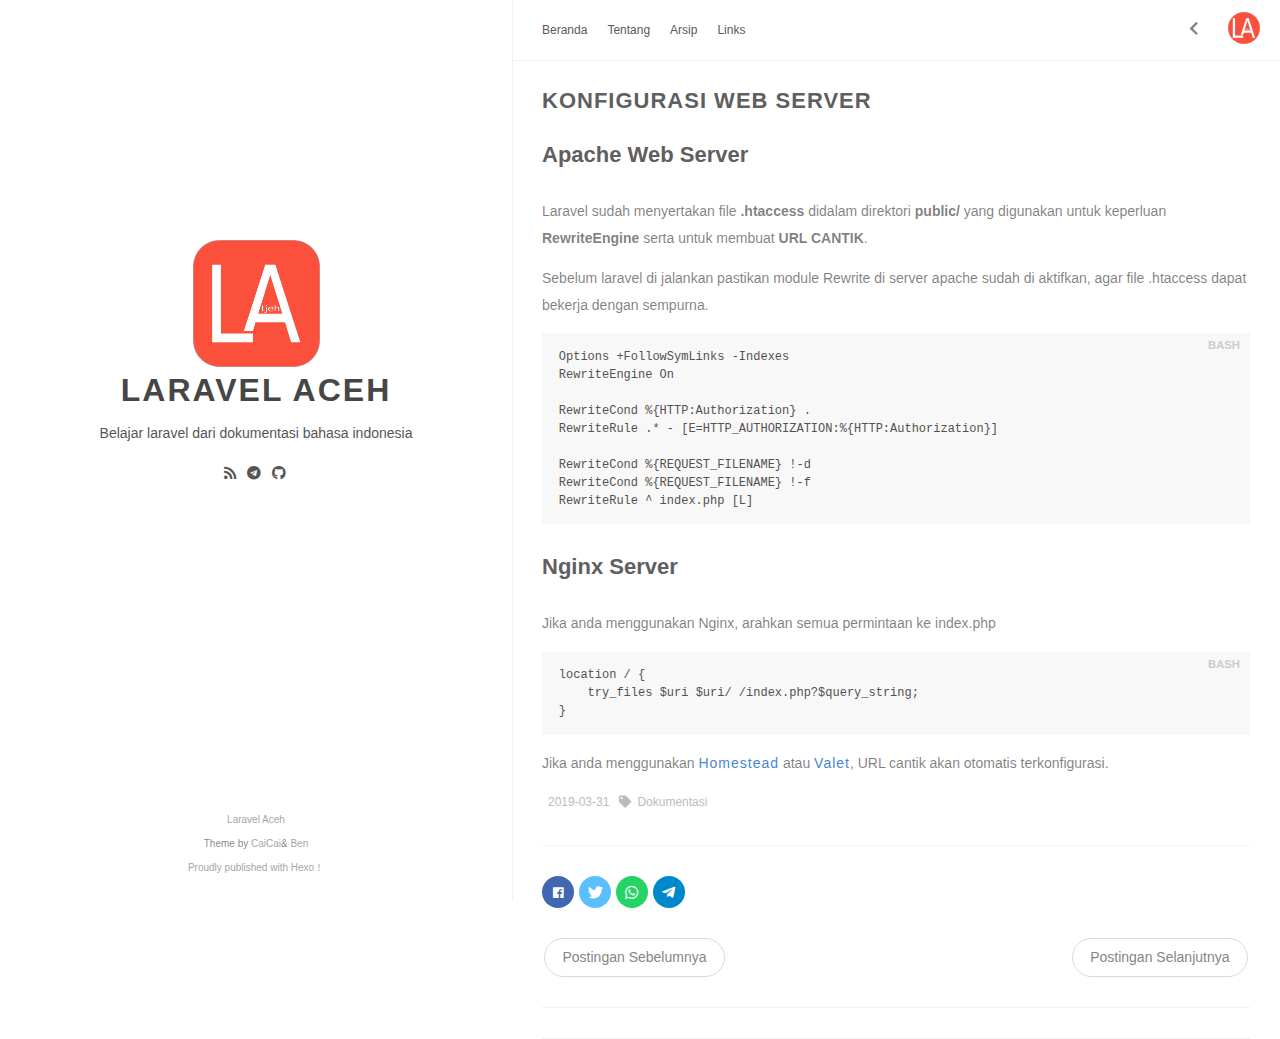
<file: 2019/03/31/konfigurasi-web-server/index.html>
<!DOCTYPE html><html lang="id-ID"><head><meta name="generator" content="Hexo 3.8.0"><meta charset="utf-8"><meta name="X-UA-Compatible" content="IE=edge"><meta name="author" content="Yudi Andela, (yudhi.andhela@gmail.com)"><title>KONFIGURASI WEB SERVER · Laravel Aceh</title><meta name="description" content="Konfigurasi web server untuk keperluan Development Laravel"><meta name="keywords" content="konfigurasi-web-server-laravel, tutorial-konfigurasi-web-server-laravel-bahasa-indonesia, laravel-aceh"><meta property="og:title" content="KONFIGURASI WEB SERVER"><meta property="og:type" content="website"><meta property="og:url" content="http://laravel-aceh.github.io/2019/03/31/konfigurasi-web-server/"><meta property="og:image" content="http://laravel-aceh.github.io/images/logo@2x.png"><meta property="og:description" content="Konfigurasi web server untuk keperluan Development Laravel"><meta content="width=device-width, initial-scale=1.0, maximum-scale=1.0, user-scalable=0" name="viewport"><meta content="yes" name="apple-mobile-web-app-capable"><meta content="black" name="apple-mobile-web-app-status-bar-style"><meta content="telephone=no" name="format-detection"><meta name="renderer" content="webkit"><link rel="short icon" href="/images/favicon.png" type="image/x-icon"><link rel="stylesheet" href="/css/style.css"><link rel="stylesheet" href="/css/blog_basic.css"><link rel="stylesheet" href="/font-awesome/css/all.min.css"><link rel="alternate" type="application/atom+xml" title="ATOM 1.0" href="/atom.xml"></head><body><div class="sidebar animated fadeInDown"><div class="logo-title"><div class="title"><img src="/images/logo@2x.png" style="width:127px;"><h3 title><a href="/">Laravel Aceh</a></h3><div class="description"><p>Belajar laravel dari dokumentasi bahasa indonesia</p></div></div></div><ul class="social-links"><li><a href="/atom.xml"><i class="fa fa-rss"></i></a></li><li><a href="https://t.me/laravelaceh" target="_blank"><i class="fab fa-telegram"></i></a></li><li><a href="https://github.com/laravel-aceh/LaravelAceh-Site" target="_blank"><i class="fab fa-github"></i></a></li></ul><div class="footer"><a target="_blank" href="/">Laravel Aceh</a><br><span>Theme by</span><a href="https://www.caicai.me"> CaiCai</a><span>&</span><a href="https://github.com/Ben02/hexo-theme-Anatole"> Ben</a><div class="by_farbox"><a href="https://hexo.io/zh-cn/" target="_blank">Proudly published with Hexo&#65281;</a></div></div></div><div class="main"><div class="page-top animated fadeInDown"><div class="nav"><li><a href="/">Beranda</a></li><li><a href="/about">Tentang</a></li><li><a href="/archives">Arsip</a></li><li><a href="/links">Links</a></li></div><div class="information"><div class="back_btn"><li><a class="fa fa-chevron-left" onclick="window.history.go(-1)"> </a></li></div><div class="avatar"><img src="/images/favicon.png"></div></div></div><div class="autopagerize_page_element"><div class="content"><div class="post-page"><div class="post animated fadeInDown"><div class="post-title"><h3><a>KONFIGURASI WEB SERVER</a></h3></div><div class="post-content"><h3 id="Apache-Web-Server"><a href="#Apache-Web-Server" class="headerlink" title="Apache Web Server"></a>Apache Web Server</h3><p>Laravel sudah menyertakan file <strong>.htaccess</strong> didalam direktori <strong>public/</strong> yang digunakan untuk keperluan <strong>RewriteEngine</strong> serta untuk membuat <strong>URL CANTIK</strong>.</p>
<p>Sebelum laravel di jalankan pastikan module Rewrite di server apache sudah di aktifkan, agar file .htaccess dapat bekerja dengan sempurna.</p>
<figure class="highlight bash"><table><tr><td class="gutter"><pre><span class="line">1</span><br><span class="line">2</span><br><span class="line">3</span><br><span class="line">4</span><br><span class="line">5</span><br><span class="line">6</span><br><span class="line">7</span><br><span class="line">8</span><br><span class="line">9</span><br></pre></td><td class="code"><pre><span class="line">Options +FollowSymLinks -Indexes</span><br><span class="line">RewriteEngine On</span><br><span class="line"></span><br><span class="line">RewriteCond %&#123;HTTP:Authorization&#125; .</span><br><span class="line">RewriteRule .* - [E=HTTP_AUTHORIZATION:%&#123;HTTP:Authorization&#125;]</span><br><span class="line"></span><br><span class="line">RewriteCond %&#123;REQUEST_FILENAME&#125; !-d</span><br><span class="line">RewriteCond %&#123;REQUEST_FILENAME&#125; !-f</span><br><span class="line">RewriteRule ^ index.php [L]</span><br></pre></td></tr></table></figure>
<h3 id="Nginx-Server"><a href="#Nginx-Server" class="headerlink" title="Nginx Server"></a>Nginx Server</h3><p>Jika anda menggunakan Nginx, arahkan semua permintaan ke index.php<br><figure class="highlight bash"><table><tr><td class="gutter"><pre><span class="line">1</span><br><span class="line">2</span><br><span class="line">3</span><br></pre></td><td class="code"><pre><span class="line">location / &#123;</span><br><span class="line">    try_files <span class="variable">$uri</span> <span class="variable">$uri</span>/ /index.php?<span class="variable">$query_string</span>;</span><br><span class="line">&#125;</span><br></pre></td></tr></table></figure></p>
<p>Jika anda menggunakan <a href="https://laravel.com/docs/5.8/homestead" target="_blank" rel="noopener">Homestead</a> atau <a href="https://laravel.com/docs/5.8/valet" target="_blank" rel="noopener">Valet</a>, URL cantik akan otomatis terkonfigurasi.</p>
</div><div class="post-footer"><div class="meta"><div class="info"><i class="fa fa-sun-o"></i><span class="date">2019-03-31</span><i class="fa fa-tag"></i><a class="tag" href="/tags/Dokumentasi/" title="Dokumentasi">Dokumentasi </a></div></div></div></div><div class="share animated fadeInDown"><div class="facebook"><a class="fab fa-facebook" href="/share-facebook" data-js="facebook-share" ref="nofollow" target="_blank"></a></div><div class="twitter"><a class="fab fa-twitter" href="/share-twitter" data-js="twitter-share"></a></div><div class="whatsapp"><a class="fab fa-whatsapp" href="https://api.whatsapp.com/send?text=Laravel Aceh KONFIGURASI WEB SERVER http://laravel-aceh.github.io/2019/03/31/konfigurasi-web-server/" data-js="whatsapp-share"></a></div><div class="telegram"><a class="fab fa-telegram-plane" href="https://telegram.me/share/url?url=Laravel Aceh . KONFIGURASI WEB SERVER http://laravel-aceh.github.io/2019/03/31/konfigurasi-web-server/" data-js="telegram-share"></a></div></div><div class="pagination"><ul class="clearfix"><li class="pre pagbuttons"><a class="btn" role="navigation" href="/2019/04/03/routing-dasar-di-laravel/" title="ROUTING DASAR DI LARAVEL">Postingan Sebelumnya</a></li><li class="next pagbuttons"><a class="btn" role="navigation" href="/2019/03/30/tutorial-laravel-bahasa-indonesia-instalasi/" title="TUTORIAL LARAVEL BAHASA INDONESIA - INSTALASI">Postingan Selanjutnya</a></li></ul></div><a id="comments"></a><div id="disqus_thread"></div><script>var disqus_shortname = 'laravel-aceh-github-io';
var disqus_identifier = '2019/03/31/konfigurasi-web-server/';
var disqus_title = 'KONFIGURASI WEB SERVER';
var disqus_url = 'http://laravel-aceh.github.io/2019/03/31/konfigurasi-web-server/';
(function() {
    var dsq = document.createElement('script'); dsq.type = 'text/javascript'; dsq.async = true;
    dsq.src = '//' + disqus_shortname + '.disqus.com/embed.js';
    (document.getElementsByTagName('head')[0] || document.getElementsByTagName('body')[0]).appendChild(dsq);
})();</script><script id="dsq-count-scr" src="//#{config.disqus}.disqus.com/count.js" async></script></div></div></div></div><script src="/js/jquery.js"></script><script src="/js/jquery-migrate-1.2.1.min.js"></script><script src="/js/jquery.appear.js"></script><script src="/js/social.share.js"></script></body></html>
</file>
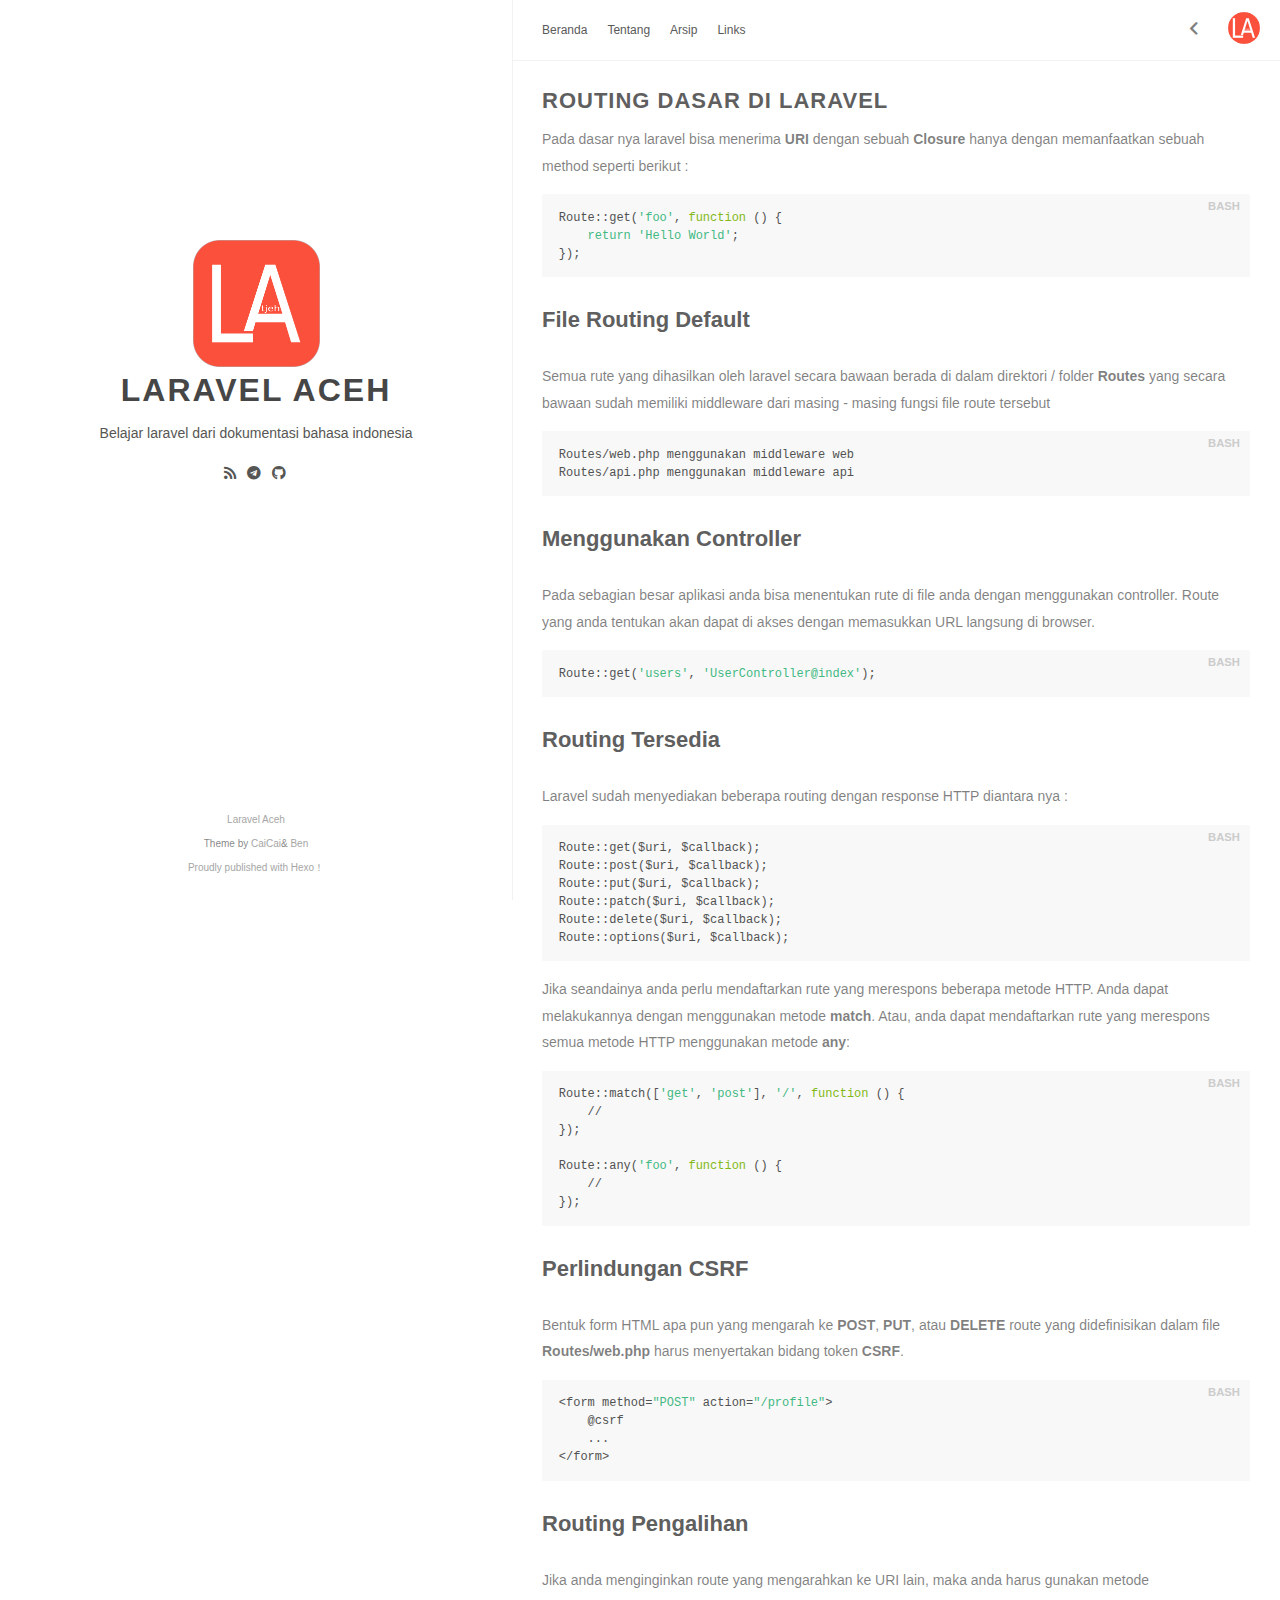
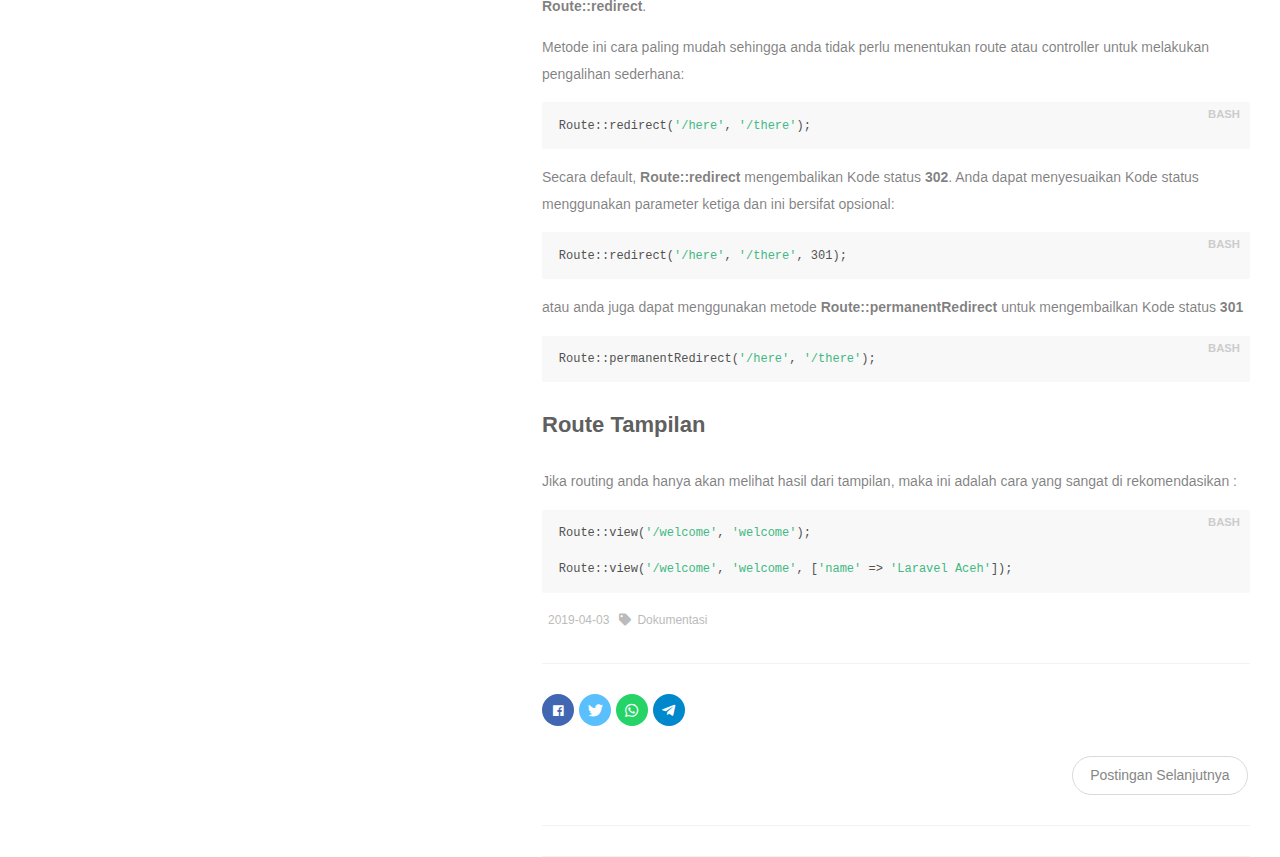
<file: 2019/04/03/routing-dasar-di-laravel/index.html>
<!DOCTYPE html><html lang="id-ID"><head><meta name="generator" content="Hexo 3.8.0"><meta charset="utf-8"><meta name="X-UA-Compatible" content="IE=edge"><meta name="author" content="Yudi Andela, (yudhi.andhela@gmail.com)"><title>ROUTING DASAR DI LARAVEL · Laravel Aceh</title><meta name="description" content="Routing Dasar yang di perlukan di laravel"><meta name="keywords" content="routing-laravel-dasar, tutorial-routing-laravel-bahasa-indonesia, laravel-aceh"><meta property="og:title" content="ROUTING DASAR DI LARAVEL"><meta property="og:type" content="website"><meta property="og:url" content="http://laravel-aceh.github.io/2019/04/03/routing-dasar-di-laravel/"><meta property="og:image" content="http://laravel-aceh.github.io/images/logo@2x.png"><meta property="og:description" content="Routing Dasar yang di perlukan di laravel"><meta content="width=device-width, initial-scale=1.0, maximum-scale=1.0, user-scalable=0" name="viewport"><meta content="yes" name="apple-mobile-web-app-capable"><meta content="black" name="apple-mobile-web-app-status-bar-style"><meta content="telephone=no" name="format-detection"><meta name="renderer" content="webkit"><link rel="short icon" href="/images/favicon.png" type="image/x-icon"><link rel="stylesheet" href="/css/style.css"><link rel="stylesheet" href="/css/blog_basic.css"><link rel="stylesheet" href="/font-awesome/css/all.min.css"><link rel="alternate" type="application/atom+xml" title="ATOM 1.0" href="/atom.xml"></head><body><div class="sidebar animated fadeInDown"><div class="logo-title"><div class="title"><img src="/images/logo@2x.png" style="width:127px;"><h3 title><a href="/">Laravel Aceh</a></h3><div class="description"><p>Belajar laravel dari dokumentasi bahasa indonesia</p></div></div></div><ul class="social-links"><li><a href="/atom.xml"><i class="fa fa-rss"></i></a></li><li><a href="https://t.me/laravelaceh" target="_blank"><i class="fab fa-telegram"></i></a></li><li><a href="https://github.com/laravel-aceh/LaravelAceh-Site" target="_blank"><i class="fab fa-github"></i></a></li></ul><div class="footer"><a target="_blank" href="/">Laravel Aceh</a><br><span>Theme by</span><a href="https://www.caicai.me"> CaiCai</a><span>&</span><a href="https://github.com/Ben02/hexo-theme-Anatole"> Ben</a><div class="by_farbox"><a href="https://hexo.io/zh-cn/" target="_blank">Proudly published with Hexo&#65281;</a></div></div></div><div class="main"><div class="page-top animated fadeInDown"><div class="nav"><li><a href="/">Beranda</a></li><li><a href="/about">Tentang</a></li><li><a href="/archives">Arsip</a></li><li><a href="/links">Links</a></li></div><div class="information"><div class="back_btn"><li><a class="fa fa-chevron-left" onclick="window.history.go(-1)"> </a></li></div><div class="avatar"><img src="/images/favicon.png"></div></div></div><div class="autopagerize_page_element"><div class="content"><div class="post-page"><div class="post animated fadeInDown"><div class="post-title"><h3><a>ROUTING DASAR DI LARAVEL</a></h3></div><div class="post-content"><p>Pada dasar nya laravel bisa menerima <strong>URI</strong> dengan sebuah <strong>Closure</strong> hanya dengan memanfaatkan sebuah method seperti berikut :</p>
<figure class="highlight bash"><table><tr><td class="gutter"><pre><span class="line">1</span><br><span class="line">2</span><br><span class="line">3</span><br></pre></td><td class="code"><pre><span class="line">Route::get(<span class="string">'foo'</span>, <span class="function"><span class="title">function</span></span> () &#123;</span><br><span class="line">    <span class="built_in">return</span> <span class="string">'Hello World'</span>;</span><br><span class="line">&#125;);</span><br></pre></td></tr></table></figure>
<h3 id="File-Routing-Default"><a href="#File-Routing-Default" class="headerlink" title="File Routing Default"></a>File Routing Default</h3><p>Semua rute yang dihasilkan oleh laravel secara bawaan berada di dalam direktori / folder <strong>Routes</strong> yang secara bawaan sudah memiliki middleware dari masing - masing fungsi file route tersebut</p>
<figure class="highlight bash"><table><tr><td class="gutter"><pre><span class="line">1</span><br><span class="line">2</span><br></pre></td><td class="code"><pre><span class="line">Routes/web.php menggunakan middleware web</span><br><span class="line">Routes/api.php menggunakan middleware api</span><br></pre></td></tr></table></figure>
<h3 id="Menggunakan-Controller"><a href="#Menggunakan-Controller" class="headerlink" title="Menggunakan Controller"></a>Menggunakan Controller</h3><p>Pada sebagian besar aplikasi anda bisa menentukan rute di file anda dengan menggunakan controller. Route yang anda tentukan akan dapat di akses dengan memasukkan URL langsung di browser.</p>
<figure class="highlight bash"><table><tr><td class="gutter"><pre><span class="line">1</span><br></pre></td><td class="code"><pre><span class="line">Route::get(<span class="string">'users'</span>, <span class="string">'UserController@index'</span>);</span><br></pre></td></tr></table></figure>
<h3 id="Routing-Tersedia"><a href="#Routing-Tersedia" class="headerlink" title="Routing Tersedia"></a>Routing Tersedia</h3><p>Laravel sudah menyediakan beberapa routing dengan response HTTP diantara nya :</p>
<figure class="highlight bash"><table><tr><td class="gutter"><pre><span class="line">1</span><br><span class="line">2</span><br><span class="line">3</span><br><span class="line">4</span><br><span class="line">5</span><br><span class="line">6</span><br></pre></td><td class="code"><pre><span class="line">Route::get(<span class="variable">$uri</span>, <span class="variable">$callback</span>);</span><br><span class="line">Route::post(<span class="variable">$uri</span>, <span class="variable">$callback</span>);</span><br><span class="line">Route::put(<span class="variable">$uri</span>, <span class="variable">$callback</span>);</span><br><span class="line">Route::patch(<span class="variable">$uri</span>, <span class="variable">$callback</span>);</span><br><span class="line">Route::delete(<span class="variable">$uri</span>, <span class="variable">$callback</span>);</span><br><span class="line">Route::options(<span class="variable">$uri</span>, <span class="variable">$callback</span>);</span><br></pre></td></tr></table></figure>
<p>Jika seandainya anda perlu mendaftarkan rute yang merespons beberapa metode HTTP. Anda dapat melakukannya dengan menggunakan metode <strong>match</strong>. Atau, anda dapat mendaftarkan rute yang merespons semua metode HTTP menggunakan metode <strong>any</strong>:</p>
<figure class="highlight bash"><table><tr><td class="gutter"><pre><span class="line">1</span><br><span class="line">2</span><br><span class="line">3</span><br><span class="line">4</span><br><span class="line">5</span><br><span class="line">6</span><br><span class="line">7</span><br></pre></td><td class="code"><pre><span class="line">Route::match([<span class="string">'get'</span>, <span class="string">'post'</span>], <span class="string">'/'</span>, <span class="function"><span class="title">function</span></span> () &#123;</span><br><span class="line">    //</span><br><span class="line">&#125;);</span><br><span class="line"></span><br><span class="line">Route::any(<span class="string">'foo'</span>, <span class="function"><span class="title">function</span></span> () &#123;</span><br><span class="line">    //</span><br><span class="line">&#125;);</span><br></pre></td></tr></table></figure>
<h3 id="Perlindungan-CSRF"><a href="#Perlindungan-CSRF" class="headerlink" title="Perlindungan CSRF"></a>Perlindungan CSRF</h3><p>Bentuk form HTML apa pun yang mengarah ke <strong>POST</strong>, <strong>PUT</strong>, atau <strong>DELETE</strong> route yang didefinisikan dalam file <strong>Routes/web.php</strong> harus menyertakan bidang token <strong>CSRF</strong>.</p>
<figure class="highlight bash"><table><tr><td class="gutter"><pre><span class="line">1</span><br><span class="line">2</span><br><span class="line">3</span><br><span class="line">4</span><br></pre></td><td class="code"><pre><span class="line">&lt;form method=<span class="string">"POST"</span> action=<span class="string">"/profile"</span>&gt;</span><br><span class="line">    @csrf</span><br><span class="line">    ...</span><br><span class="line">&lt;/form&gt;</span><br></pre></td></tr></table></figure>
<h3 id="Routing-Pengalihan"><a href="#Routing-Pengalihan" class="headerlink" title="Routing Pengalihan"></a>Routing Pengalihan</h3><p>Jika anda menginginkan route yang mengarahkan ke URI lain, maka anda harus gunakan metode <strong>Route::redirect</strong>.</p>
<p>Metode ini cara paling mudah sehingga anda tidak perlu menentukan route atau controller untuk melakukan pengalihan sederhana:</p>
<figure class="highlight bash"><table><tr><td class="gutter"><pre><span class="line">1</span><br></pre></td><td class="code"><pre><span class="line">Route::redirect(<span class="string">'/here'</span>, <span class="string">'/there'</span>);</span><br></pre></td></tr></table></figure>
<p>Secara default, <strong>Route::redirect</strong> mengembalikan Kode status <strong>302</strong>. Anda dapat menyesuaikan Kode status menggunakan parameter ketiga dan ini bersifat opsional:</p>
<figure class="highlight bash"><table><tr><td class="gutter"><pre><span class="line">1</span><br></pre></td><td class="code"><pre><span class="line">Route::redirect(<span class="string">'/here'</span>, <span class="string">'/there'</span>, 301);</span><br></pre></td></tr></table></figure>
<p>atau anda juga dapat menggunakan metode <strong>Route::permanentRedirect</strong> untuk mengembailkan Kode status <strong>301</strong></p>
<figure class="highlight bash"><table><tr><td class="gutter"><pre><span class="line">1</span><br></pre></td><td class="code"><pre><span class="line">Route::permanentRedirect(<span class="string">'/here'</span>, <span class="string">'/there'</span>);</span><br></pre></td></tr></table></figure>
<h3 id="Route-Tampilan"><a href="#Route-Tampilan" class="headerlink" title="Route Tampilan"></a>Route Tampilan</h3><p>Jika routing anda hanya akan melihat hasil dari tampilan, maka ini adalah cara yang sangat di rekomendasikan :</p>
<figure class="highlight bash"><table><tr><td class="gutter"><pre><span class="line">1</span><br><span class="line">2</span><br><span class="line">3</span><br></pre></td><td class="code"><pre><span class="line">Route::view(<span class="string">'/welcome'</span>, <span class="string">'welcome'</span>);</span><br><span class="line"></span><br><span class="line">Route::view(<span class="string">'/welcome'</span>, <span class="string">'welcome'</span>, [<span class="string">'name'</span> =&gt; <span class="string">'Laravel Aceh'</span>]);</span><br></pre></td></tr></table></figure></div><div class="post-footer"><div class="meta"><div class="info"><i class="fa fa-sun-o"></i><span class="date">2019-04-03</span><i class="fa fa-tag"></i><a class="tag" href="/tags/Dokumentasi/" title="Dokumentasi">Dokumentasi </a></div></div></div></div><div class="share animated fadeInDown"><div class="facebook"><a class="fab fa-facebook" href="/share-facebook" data-js="facebook-share" ref="nofollow" target="_blank"></a></div><div class="twitter"><a class="fab fa-twitter" href="/share-twitter" data-js="twitter-share"></a></div><div class="whatsapp"><a class="fab fa-whatsapp" href="https://api.whatsapp.com/send?text=Laravel Aceh ROUTING DASAR DI LARAVEL http://laravel-aceh.github.io/2019/04/03/routing-dasar-di-laravel/" data-js="whatsapp-share"></a></div><div class="telegram"><a class="fab fa-telegram-plane" href="https://telegram.me/share/url?url=Laravel Aceh . ROUTING DASAR DI LARAVEL http://laravel-aceh.github.io/2019/04/03/routing-dasar-di-laravel/" data-js="telegram-share"></a></div></div><div class="pagination"><ul class="clearfix"><li class="next pagbuttons"><a class="btn" role="navigation" href="/2019/03/31/konfigurasi-web-server/" title="KONFIGURASI WEB SERVER">Postingan Selanjutnya</a></li></ul></div><a id="comments"></a><div id="disqus_thread"></div><script>var disqus_shortname = 'laravel-aceh-github-io';
var disqus_identifier = '2019/04/03/routing-dasar-di-laravel/';
var disqus_title = 'ROUTING DASAR DI LARAVEL';
var disqus_url = 'http://laravel-aceh.github.io/2019/04/03/routing-dasar-di-laravel/';
(function() {
    var dsq = document.createElement('script'); dsq.type = 'text/javascript'; dsq.async = true;
    dsq.src = '//' + disqus_shortname + '.disqus.com/embed.js';
    (document.getElementsByTagName('head')[0] || document.getElementsByTagName('body')[0]).appendChild(dsq);
})();</script><script id="dsq-count-scr" src="//#{config.disqus}.disqus.com/count.js" async></script></div></div></div></div><script src="/js/jquery.js"></script><script src="/js/jquery-migrate-1.2.1.min.js"></script><script src="/js/jquery.appear.js"></script><script src="/js/social.share.js"></script></body></html>
</file>
<file: css/style.css>
@charset "UTF-8";

html {
  background-color: #fff;
  -webkit-font-smoothing: antialiased;
}

body {
  color: rgba(0, 0, 0, 0.5);
  font-family: 'PingHei', 'PingFang SC', Helvetica Neue, 'Work Sans', 'Hiragino Sans GB', 'Microsoft YaHei', SimSun, sans-serif;
  font-size: 15px;
  width: 100%;
  margin: 0 auto 30px auto;
  background-color: #fff;
}

p {
  line-height: 1.9em;
  font-weight: 400;
  font-size: 14px;
}

a {
  text-decoration: none;
}

a:link,
a:visited {
  opacity: 1;
  -webkit-transition: all .15s linear;
  -moz-transition: all .15s linear;
  -o-transition: all .15s linear;
  -ms-transition: all .15s linear;
  transition: all .15s linear;
  color: #424242;
}

a:hover,
a:active {
  color: #4786D6;
}

/*basic styles ends*/
/*animation starts*/
.animated {
  -webkit-animation-fill-mode: both;
  -moz-animation-fill-mode: both;
  -ms-animation-fill-mode: both;
  -o-animation-fill-mode: both;
  animation-fill-mode: both;
  -webkit-animation-duration: 1s;
  -moz-animation-duration: 1s;
  -ms-animation-duration: 1s;
  -o-animation-duration: 1s;
  animation-duration: 1s;
}

.animated.hinge {
  -webkit-animation-duration: 1s;
  -moz-animation-duration: 1s;
  -ms-animation-duration: 1s;
  -o-animation-duration: 1s;
  animation-duration: 1s;
}

@-webkit-keyframes fadeInDown {
  0% {
    opacity: 0;
    -webkit-transform: translateY(-20px);
  }

  100% {
    opacity: 1;
    -webkit-transform: translateY(0);
  }
}

@-moz-keyframes fadeInDown {
  0% {
    opacity: 0;
    -moz-transform: translateY(-20px);
  }

  100% {
    opacity: 1;
    -moz-transform: translateY(0);
  }
}

@-o-keyframes fadeInDown {
  0% {
    opacity: 0;
    -o-transform: translateY(-20px);
  }

  100% {
    opacity: 1;
    -o-transform: translateY(0);
  }
}

@keyframes fadeInDown {
  0% {
    opacity: 0;
    transform: translateY(-20px);
  }

  100% {
    opacity: 1;
    transform: translateY(0);
  }
}

.fadeInDown {
  -webkit-animation-name: fadeInDown;
  -moz-animation-name: fadeInDown;
  -o-animation-name: fadeInDown;
  animation-name: fadeInDown;
}

/*animation ends*/
.content {
  height: auto;
  float: right;
  width: 60%;
  margin-top: 60px;
}

.page-top {
  width: 60%;
  position: fixed;
  right: 0;
  z-index: 3;
  background-color: #fff;
  height: 60px;
  border-bottom: 1px solid #f2f2f2;
}

.page-top .nav {
  list-style: none;
  padding: 18px 30px;
  float: left;
  font-size: 12px;
}

.page-top .nav li {
  position: relative;
  display: initial;
  padding-right: 20px;
}

.page-top .nav a {
  color: #5A5A5A;
}

.page-top .nav a:hover {
  color: #4786D6;
}

.page-top .nav a.current {
  color: #5A5A5A;
  padding-bottom: 22px;
  border-bottom: 1px solid #5A5A5A;
}

.page-top .information {
  float: right;
  padding-top: 12px;
  padding-right: 20px;
}

.page-top .information .avatar {
  float: right;
}

.page-top .information .avatar img {
  width: 32px;
  height: 32px;
  border-radius: 300px;
}

.page-top .information .back_btn {
  float: left;
  padding-top: 5px;
  margin-right: -10px;
}

.page-top .information .back_btn li {
  display: initial;
  padding-right: 40px;
}

.sidebar {
  width: 40%;
  -webkit-background-size: cover;
  background-size: cover;
  background-color: #fff;
  height: 100%;
  transition: 0.8s;
  top: 0;
  left: 0;
  position: fixed;
  z-index: 4;
  border-right: 1px solid #f2f2f2;
}

.sidebar .logo-title {
  text-align: center;
  padding-top: 240px;
}

.sidebar .logo-title .description {
  font-size: 14px;
  color: #565654;
}

.sidebar .logo-title .logo {
  margin: 0 auto;
}

.sidebar .logo-title .title h3 {
  text-transform: uppercase;
  font-size: 2rem;
  font-weight: bold;
  letter-spacing: 2px;
  line-height: 1;
  margin: 0;
}

.sidebar .logo-title .title a {
  text-decoration: none;
  color: #464646;
  font-size: 2rem;
  font-weight: bold;
}

.sidebar .social-links {
  list-style: none;
  padding: 0;
  font-size: 14px;
  text-align: center;
}

.sidebar .social-links i {
  margin-right: 3px;
}

.sidebar .social-links li {
  display: inline;
  padding: 0 4px;
  line-height: 0;
}

.sidebar .social-links a {
  color: #565654;
}

.sidebar .social-links a:hover {
  color: #4786D6;
}

.post {
  background-color: #FFF;
  margin: 30px;
}

.post .post-title h1 {
  text-transform: uppercase;
  font-size: 30px;
  letter-spacing: 5px;
  line-height: 1;
}

.post .post-title h2 {
  text-transform: uppercase;
  letter-spacing: 1px;
  font-size: 28px;
  line-height: 1;
  font-weight: 600;
  color: #5f5f5f;
}

.post .post-title h3 {
  text-transform: uppercase;
  letter-spacing: 1px;
  line-height: 1;
  font-weight: 600;
  color: #464646;
  font-size: 22px;
  margin: 0;
}

.post .post-title a {
  text-decoration: none;
  letter-spacing: 1px;
  color: #5f5f5f;
}

.post .post-title a:hover {
  text-decoration: underline;
}

.post .post-content a {
  text-decoration: none;
  letter-spacing: 1px;
  color: #4786D6;
}

.post .post-content a:hover {
  color: #2F69B3;
}

.post .post-content h3 {
  color: #5F5F5F;
  font-size: 22px;
  font-weight: 600;
}

.post .post-content h4 {
  color: #5F5F5F;
  font-size: 16px;
}

.post .post-footer {
  padding: 0 0 30px 0;
  border-bottom: 1px solid #f2f2f2;
}

.post .post-footer .meta {
  max-width: 100%;
  height: 25px;
  color: #bbbbbb;
}

.post .post-footer .meta .info {
  float: left;
  font-size: 12px;
}

.post .post-footer .meta .info .date {
  margin-right: 10px;
}

.post .post-footer .meta a {
  text-decoration: none;
  color: #bbbbbb;
  padding-right: 10px;
}

.post .post-footer .meta a:hover {
  color: #4786D6;
}

.post .post-footer .meta i {
  margin-right: 6px;
}

.post .post-footer .tags {
  padding-bottom: 15px;
  font-size: 13px;
}

.post .post-footer .tags ul {
  list-style-type: none;
  display: inline;
  margin: 0;
  padding: 0;
}

.post .post-footer .tags ul li {
  list-style-type: none;
  margin: 0;
  padding-right: 5px;
  display: inline;
}

.post .post-footer .tags a {
  text-decoration: none;
  color: rgba(0, 0, 0, 0.44);
  font-weight: 400;
}

.post .post-footer .tags a:hover {
  text-decoration: none;
}

.pagination {
  margin: 30px;
  padding: 0px 0 56px 0;
  border-bottom: 1px solid #f2f2f2;
}

.pagination ul {
  list-style: none;
  margin: 0;
  padding: 0;
  height: 13px;
}

.pagination ul li {
  margin: 0 2px 0 2px;
  display: inline;
  line-height: 1;
}

.pagination ul li a {
  text-decoration: none;
}

.pagination .pre {
  float: left;
}

.pagination .next {
  float: right;
}

.like-reblog-buttons {
  float: right;
}

.like-button {
  float: right;
  padding: 0 0 0 10px;
}

.reblog-button {
  float: right;
  padding: 0;
}

#install-btn {
  position: fixed;
  bottom: 0px;
  right: 6px;
}

#disqus_thread {
  margin: 30px;
  border-bottom: 1px solid #f2f2f2;
}

.footer {
  clear: both;
  text-align: center;
  font-size: 10px;
  margin: 0 auto;
  bottom: 0;
  position: absolute;
  width: 100%;
  padding-bottom: 20px;
  background: #fff;
}

.footer a {
  color: #A6A6A6;
}

.footer a:hover {
  color: #4786D6;
}

/*for archive*/
.archive {
  width: 100%;
}

.list-with-title {
  font-size: 14px;
  margin: 30px;
  padding: 0;
}

.list-with-title li {
  list-style-type: none;
  padding: 0;
}

.list-with-title .listing-title {
  font-size: 24px;
  color: #666666;
  font-weight: 600;
  line-height: 2.2em;
}

.list-with-title .listing {
  padding: 0;
}

.list-with-title .listing .listing-post {
  padding-bottom: 5px;
}

.list-with-title .listing .listing-post .post-time {
  float: right;
  color: #C5C5C5;
}

.list-with-title .listing .listing-post a {
  color: #8F8F8F;
}

.list-with-title .listing .listing-post a:hover {
  color: #4786D6;
}

/* share */
.share {
  margin: 0px 30px;
  display: inline-flex;
}

.evernote {
  width: 32px;
  height: 32px;
  border-radius: 300px;
  background-color: #3E3E3E;
  margin-right: 5px;
}

.evernote a {
  color: #fff;
  padding: 11px;
  font-size: 12px;
}

.evernote a:hover {
  color: #ED6243;
  padding: 11px;
}

.facebook {
  width: 32px;
  height: 32px;
  border-radius: 300px;
  background-color: rgb(66, 103, 178);
  margin-right: 5px;
}

.facebook a {
  color: #fff;
  padding: 11px;
  font-size: 12px;
}

.facebook a:hover {
  color: rgb(189, 211, 255);
  padding: 11px;
}

.weibo {
  width: 32px;
  height: 32px;
  border-radius: 300px;
  background-color: #ED6243;
  margin-right: 5px;
}

.weibo a {
  color: #fff;
  padding: 9px;
}

.weibo a:hover {
  color: #BD4226;
}

.whatsapp {
  width: 32px;
  height: 32px;
  border-radius: 300px;
  background-color: rgb(37, 211, 102);
  margin-right: 5px;
}

.whatsapp a {
  color: #fff;
  padding: 9px;
}

.whatsapp a:hover {
  color: rgb(1, 110, 41);
}

.telegram {
  width: 32px;
  height: 32px;
  border-radius: 300px;
  background-color: rgb(0, 136, 204);
  margin-right: 5px;
}

.telegram a {
  color: #fff;
  padding: 9px;
}

.telegram a:hover {
  color: rgb(0, 90, 134);
}

.twitter {
  width: 32px;
  height: 32px;
  border-radius: 300px;
  background-color: #59C0FD;
  margin-right: 5px;
}

.twitter a {
  color: #fff;
  padding: 9px;
}

.twitter a:hover {
  color: #4B9ECE;
}

/* about */
.about {
  margin: 30px;
}

.about h3 {
  font-size: 22px;
}

/* links*/
.links {
  margin: 30px;
}

.links h3 {
  font-size: 22px;
}

.links a {
  cursor: pointer;
}

/* 评论样式 */
.comment-count {
  color: #666;
}

.tab-community {
  color: #666;
}

.read_more {
  font-size: 14px;
}

.back-button {
  padding-top: 30px;
  max-width: 100px;
  padding-left: 40px;
  float: left;
}

/* 默认评论样式 */
#fb_comments_container {
  margin: 30px;
}

/* 按钮样式 */
a.btn {
  color: #868686;
  font-weight: 400;
}

.btn {
  display: inline-block;
  position: relative;
  outline: 0;
  color: rgba(0, 0, 0, 0.44);
  background: transparent;
  font-size: 14px;
  text-align: center;
  text-decoration: none;
  cursor: pointer;
  border: 1px solid rgba(0, 0, 0, 0.15);
  white-space: nowrap;
  font-weight: 400;
  font-style: normal;
  border-radius: 999em;
}

.btn:hover {
  display: inline-block;
  position: relative;
  outline: 0px;
  color: #464545;
  background: transparent;
  font-size: 14px;
  text-align: center;
  text-decoration: none;
  cursor: pointer;
  border: 1px solid #464545;
  white-space: nowrap;
  font-weight: 400;
  font-style: normal;
  border-radius: 999em;
}

[role="back"] {
  padding: 0.5em 1.25em;
  line-height: 1.666em;
}

[role="home"] {
  padding: 0.5em 1.25em;
  line-height: 1.666em;
}

[role="navigation"] {
  padding: 0.5em 1.25em;
  line-height: 1.666em;
}

[role="tags"] {
  padding: 6px 12px;
}

/* Menu样式 */
.menu {
  float: right;
  padding-top: 30px;
}

.menu .btn-down {
  margin: 0px;
}

.menu .btn-down li {
  list-style: none;
  width: 100px;
}

.menu .btn-down li a {
  display: inline-block;
  position: relative;
  padding: 0.5em 1.25em;
  outline: 0;
  color: rgba(0, 0, 0, 0.44);
  background: transparent;
  font-size: 14px;
  text-align: center;
  text-decoration: none;
  cursor: pointer;
  border: 1px solid rgba(0, 0, 0, 0.15);
  white-space: nowrap;
  font-weight: 400;
  font-style: normal;
  border-radius: 999em;
  margin-top: 5px;
}

.menu .btn-down li a:hover {
  position: relative;
  padding: 0.5em 1.25em;
  outline: 0;
  color: #fff;
  background: #3CBD10;
  font-size: 14px;
  text-align: center;
  text-decoration: none;
  cursor: pointer;
  border: 1px solid rgba(0, 0, 0, 0.15);
  white-space: nowrap;
  font-weight: 400;
  font-style: normal;
  border-radius: 999em;
  margin-top: 5px;
}

.menu .btn-down div {
  position: absolute;
  visibility: hidden;
  width: 100px;
  float: right;
}

.page_404 {
  text-align: center;
  padding-top: 50px;
}

@media screen and (max-width: 960px) {
  .sidebar {
    width: 100%;
    position: absolute;
    border-right: none;
    z-index: 1;
  }

  .sidebar .logo-title {
    padding-top: 120px;
  }

  .sidebar .logo-title .title img {
    width: 100px;
  }

  .sidebar .logo-title .title h3 {
    font-size: 20px;
  }

  .page-top {
    width: 100%;
  }

  .post-title h3 {
    line-height: 1.6;
  }

  .content {
    margin-top: 420px;
    width: 100%;
    z-index: 2;
    position: absolute;
  }

  .footer {
    display: none;
  }

  .share {
    display: grid;
  }
}
</file>
<file: css/blog_basic.css>
.post-content .tip {
  position: relative;
  margin: 2em 0;
  padding: 12px 24px 12px 30px;
  border-left: 4px solid #f66;
  border-top-right-radius: 2px;
  border-bottom-right-radius: 2px;
  background-color: #f8f8f8
}

.post-content .tip br {
  /**display: none**/
}

.post-content .tip:before {
  position: absolute;
  top: 14px;
  left: -12px;
  content: "!";
  width: 20px;
  height: 20px;
  border-radius: 100%;
  color: #fff;
  font-size: 14px;
  line-height: 20px;
  font-weight: bold;
  text-align: center;
  background-color: #f66;
  font-family: 'Dosis', 'Source Sans Pro', 'Helvetica Neue', Arial, sans-serif
}

.content > .post > .post-content > p {
  word-wrap: break-word;
  word-break: break-all;
}

#ds-thread,#disqus_thread,#cloud-tie-wrapper {
  margin: 0 30px!important
}

pre {
  font-size: 0.8em!important;
  background-color: #f8f8f8!important;
  font-family: 'Roboto Mono','Lucida Console','Trebuchet MS','Courier New', Monaco, courier,'PingFang SC','Hiragino Sans GB','Microsoft Jhenghei','Microsoft YaHei', monospace!important
}

figure.highlight {
  position: relative!important;
  margin: 1em 0!important;
  border-radius: 2px!important;
  line-height: 1.1em!important;
  background-color: #f8f8f8!important;
  overflow-x: auto!important
}

figure.highlight table,figure.highlight tr,figure.highlight td {
  width: 100%!important;
  border-collapse: collapse!important;
  padding: 0!important;
  margin: 0!important
}

figure.highlight .gutter {
  display: none!important
}

figure.highlight .code pre {
  padding: 1.2em 1.4em!important;
  line-height: 1.5em!important;
  margin: 0!important
}

figure.highlight.html .code:after,figure.highlight.js .code:after,figure.highlight.bash .code:after,figure.highlight.css .code:after,figure.highlight.scss .code:after,figure.highlight.diff .code:after,figure.highlight.java .code:after,figure.highlight.xml .code:after,figure.highlight.python .code:after,figure.highlight.json .code:after,figure.highlight.swift .code:after,figure.highlight.ruby .code:after,figure.highlight.perl .code:after,figure.highlight.php .code:after,figure.highlight.c .code:after,figure.highlight.cpp .code:after {
  position: absolute!important;
  top: 0!important;
  right: 0!important;
  color: #ccc!important;
  text-align: right!important;
  font-size: 0.75em!important;
  padding: 5px 10px 0!important;
  line-height: 15px!important;
  height: 15px!important;
  font-weight: 600!important
}

figure.highlight.html .code:after {
  content: "HTML"
}

figure.highlight.js .code:after {
  content: "JS"
}

figure.highlight.bash .code:after {
  content: "BASH"
}

figure.highlight.css .code:after {
  content: "CSS"
}

figure.highlight.scss .code:after {
  content: "SCSS"
}

figure.highlight.diff .code:after {
  content: "DIFF"
}

figure.highlight.java .code:after {
  content: "JAVA"
}

figure.highlight.xml .code:after {
  content: "XML"
}

figure.highlight.python .code:after {
  content: "PYTHON"
}

figure.highlight.json .code:after {
  content: "JSON"
}

figure.highlight.swift .code:after {
  content: "SWIFT"
}

figure.highlight.ruby .code:after {
  content: "RUBY"
}

figure.highlight.perl .code:after {
  content: "PERL"
}

figure.highlight.php .code:after {
  content: "PHP"
}

figure.highlight.c .code:after {
  content: "C"
}

figure.highlight.java .code:after {
  content: "JAVA"
}

figure.highlight.cpp .code:after {
  content: "CPP"
}

figure.highlight.cpp .code:after {
  content: 'C++'
}

pre {
  color: #525252!important
}

pre .function .keyword,pre .constant {
  color: #0092db!important
}

pre .keyword,pre .attribute {
  color: #e96900!important
}

pre .number,pre .literal {
  color: #ae81ff!important
}

pre .tag,pre .tag .title,pre .change,pre .winutils,pre .flow,pre .lisp .title,pre .clojure .built_in,pre .nginx .title,pre .tex .special {
  color: #2973b7!important
}

pre .symbol,pre .symbol .string,pre .value,pre .regexp {
  color: #42b983!important
}

pre .title {
  color: #83B917!important
}

pre .tag .value,pre .string,pre .subst,pre .haskell .type,pre .preprocessor,pre .ruby .class .parent,pre .built_in,pre .sql .aggregate,pre .django .template_tag,pre .django .variable,pre .smalltalk .class,pre .javadoc,pre .django .filter .argument,pre .smalltalk .localvars,pre .smalltalk .array,pre .attr_selector,pre .pseudo,pre .addition,pre .stream,pre .envvar,pre .apache .tag,pre .apache .cbracket,pre .tex .command,pre .prompt {
  color: #42b983!important
}

pre .comment,pre .java .annotation,pre .python .decorator,pre .template_comment,pre .pi,pre .doctype,pre .shebang,pre .apache .sqbracket,pre .tex .formula {
  color: #b3b3b3!important
}

pre .deletion {
  color: #BA4545!important
}

pre .coffeescript .javascript,pre .javascript .xml,pre .tex .formula,pre .xml .javascript,pre .xml .vbscript,pre .xml .css,pre .xml .cdata {
  opacity: 0.5!important
}

html {
  height: 100%;
  max-height: 100%;
  padding: 0;
  margin: 0; }

  body {
    padding: 0;
    margin: 0;
    line-height: 1.6em; }

    .clear {
      clear: both;
      display: block;
      overflow: hidden;
      visibility: hidden;
      width: 0;
      height: 0; }

      h1, h2, h3, h4, h5, h6 {
        text-rendering: optimizeLegibility;
        line-height: 1;
        margin: 2rem 0; }

        h1 {
          font-size: 2.1rem;
          line-height: 1.2em; }

          h2 {
            font-size: 1.9rem;
            line-height: 1.2em; }

            h3 {
              font-size: 1.75rem; }

              h4 {
                font-size: 1.3rem; }

                h5 {
                  font-size: 1.3rem; }

                  h6 {
                    font-size: 1.3rem; }

                    img {
                      max-width: 100%;
                      height: auto; }

                      p, ul, ol, dl {
                        margin: 1em 0; }

                        ol ol, ul ul, ul ol, ol ul {
                          margin: 0.4em 0; }

                          ul p, ol p, li p, .content li p, blockquote p, .content blockquote p,
                          .post blockquote p, .post li p {
                            margin: 0;
                            overflow: visible; }

                            a img {
                              border: none; }

dl dt {
  float: left;
  width: 180px;
  overflow: hidden;
  clear: left;
  text-align: right;
  text-overflow: ellipsis;
  white-space: nowrap;
  font-weight: bold;
  margin-bottom: 1em; }

  dl dd {
    margin-left: 200px;
    margin-bottom: 1em; }

    hr {
      display: block;
      height: 1px;
      border: 0;
      border-top: 1px solid #efefef;
      margin: 3.2em 0;
      padding: 0; }

      blockquote {
        box-sizing: border-box;
        margin: 1.6em 0 1.6em -2.2em;
        padding: 0 0 0 1.6em;
        border-left: #4a4a4a 0.4em solid; }

        blockquote p {
          margin: 0.8em 0; }

          blockquote small {
            display: inline-block;
            margin: 0.8em 0 0.8em 1.5em;
            font-size: 0.9em;
            color: #ccc; }

            blockquote small:before {
              content: '\2014 \00A0'; }

              blockquote cite {
                font-weight: bold; }

                blockquote cite a {
                  font-weight: normal; }

                  mark {
                    background-color: #ffc336; }

                    code, tt {
                      padding: 1px 3px;
                      font-family: Inconsolata, monospace, sans-serif;
                      font-size: 0.85em;
                      white-space: pre-wrap;
                      border: 1px solid #E3EDF3;
                      background: #f7f7f9;
                      color: #d14;
                      border-radius: 2px; }
/**
                      pre {
                        -moz-box-sizing: border-box;
                        box-sizing: border-box;
                        margin: 1.6em 0;
                        border: 1px solid #E3EDF3;
                        width: 100%;
                        padding: 10px;
                        font-family: Inconsolata, monospace, sans-serif;
                        font-size: 0.9em;
                        white-space: pre;
                        overflow: auto;
                        background: #F7FAFB;
                        border-radius: 3px; }

                        pre code, tt {
                          font-size: inherit;
                          white-space: -moz-pre-wrap;
                          white-space: pre-wrap;
                          background: transparent;
                          border: none;
                          color: #333;
                          padding: 0; }

                          kbd {
                            display: inline-block;
                            margin-bottom: 0.4em;
                            padding: 1px 8px;
                            border: #ccc 1px solid;
                            color: #666;
                            text-shadow: #fff 0 1px 0;
                            font-size: 0.9em;
                            font-weight: bold;
                            background: #f4f4f4;
                            border-radius: 4px;
                            box-shadow: 0 1px 0 rgba(0, 0, 0, 0.2), 0 1px 0 0 white inset; }

                            table {
                              -moz-box-sizing: border-box;
                              box-sizing: border-box;
                              margin: 1em 0;
                              width: 100%;
                              max-width: 100%;
                              border-width: 1px;
                              border-style: solid;
                              background-color: transparent; }

                              table, table tr, table tr td, table tr th {
                                border-color: #e5e5e5; }

                                table th {
                                  color: #666666;
                                  background-color: #fdfdfd; }

                                  tr th {
                                    border-bottom-width: 1px;
                                    border-bottom-style: solid;
                                    text-align: left; }

                                    tr th, tr td {
                                      padding: 5px 20px;
                                      border-right: 1px solid;
                                      font-size: 1rem; }

                                      tr th:last-child, tr td:last-child {
                                        border-right: 0px; }

                                        table th {
                                          font-weight: bold; }

                                          table tbody > tr:nth-child(odd) > td, table tbody > tr:nth-child(odd) > th {
                                            background-color: #f9f9f9; }

                                            .gist {
                                              font-size: 12px; }
                                              .gist table {
                                                margin: 0;
                                                width: auto; }
                                                .gist table pre {
                                                  font-size: 12px; }
                                                  .gist table .line-numbers {
                                                    font-size: 12px; }
**/

.toc {
  border: 1px solid #f0f0f0;
  margin-bottom: 20px;
  padding: 10px 30px; }

  #fb_comments_container {
    overflow: hidden;
    margin: 0 auto; }
    #fb_comments_container #fb_comments {
      list-style-type: none;
      padding: 0; }
      #fb_comments_container #fb_comments h1 {
        font-size: 1.3em; }
        #fb_comments_container #fb_comments h2 {
          font-size: 1.2em; }
          #fb_comments_container #fb_comments h3 {
            font-size: 1.1em; }
            #fb_comments_container #fb_comments h4, #fb_comments_container #fb_comments h5,
            #fb_comments_container #fb_comments h6 {
              font-size: 1.05em; }
              #fb_comments_container #fb_comments .comment {
                position: relative;
                padding: 25px 0;
                border-bottom: 1px solid rgba(150, 150, 150, 0.2);
                *border-bottom: 1px solid #f0f0f0; }
                #fb_comments_container #fb_comments .comment .avatar {
                  position: absolute;
                  top: 25px;
                  left: 0;
                  width: 50px;
                  float: left; }
                  #fb_comments_container #fb_comments .comment .avatar img {
                    width: 48px;
                    border: none;
                    border-radius: 5px;
                    margin: 0; }
                #fb_comments_container #fb_comments .comment .comment_body,
                #fb_comments_container #fb_comments .comment .c_content {
                  margin-left: 70px;
                  display: block; }
                  #fb_comments_container #fb_comments .comment .comment_body p,
                  #fb_comments_container #fb_comments .comment .c_content p {
                    margin: 5px 0 15px 0;
                    padding: 0;
                    line-height: 1.8; }
                    #fb_comments_container #fb_comments .comment .comment_body .author,
                    #fb_comments_container #fb_comments .comment .c_content .author {
                      line-height: 1.5em;
                      margin: 0;
                      padding: 0; }
                      #fb_comments_container #fb_comments .comment .comment_body .author b,
                      #fb_comments_container #fb_comments .comment .c_content .author b {
                        color: #555; }
                        #fb_comments_container #fb_comments .comment .comment_body .author small,
                        #fb_comments_container #fb_comments .comment .c_content .author small {
                          font-weight: normal;
                          padding-left: 10px;
                          font-size: 0.7em;
                          color: #666; }

#fb_new_comment {
  padding-bottom: 50px; }
  #fb_new_comment textarea {
    border-radius: 5px;
    height: 80px;
    width: 98%;
    padding: 5px;
    font-size: 1em;
    border: 1px solid rgba(150, 150, 150, 0.5);
    *border: 1px solid #a8a8a8;
    line-height: 1.5; }
    #fb_new_comment .comment_error {
      color: red;
      text-align: center;
      display: block;
      font-size: 0.8em;
      padding-top: 1em; }
      #fb_new_comment .c_button:hover {
        background: #E60900;
        color: #fff;
        text-decoration: none; }
        #fb_new_comment .c_button, #fb_new_comment #c_submit {
          cursor: pointer;
          font-family: "Hiragino Sans GB", "Microsoft YaHei", sans-serif;
          font-size: 1em;
          line-height: 1.3em;
          letter-spacing: 1px;
          border-radius: 5px;
          padding: 5px 5px 2px 5px; }
          #fb_new_comment .input_body {
            margin-top: 10px; }
            #fb_new_comment .input_body ul {
              list-style: none;
              padding: 5px 0;
              margin: auto 0; }
              #fb_new_comment .input_body ul li {
                float: left;
                margin-right: 2.2%;
                *margin-right: 22px; }
                #fb_new_comment .input_body ul li label {
                  line-height: 1em; }
                  #fb_new_comment .input_body ul li input {
                    border-radius: 5px;
                    border: 1px solid #ddd;
                    padding: 5px;
                    background: rgba(255, 255, 255, 0.5);
                    margin: 0 0 10px 0; }

#SwfStore_farbox_0 {
  height: 0;
  overflow: hidden; }

  @media screen and (max-width: 320px) {
    #fb_comments .c_content, #fb_comments .comment_body {
      margin-left: 57px;   }
}
</file>
